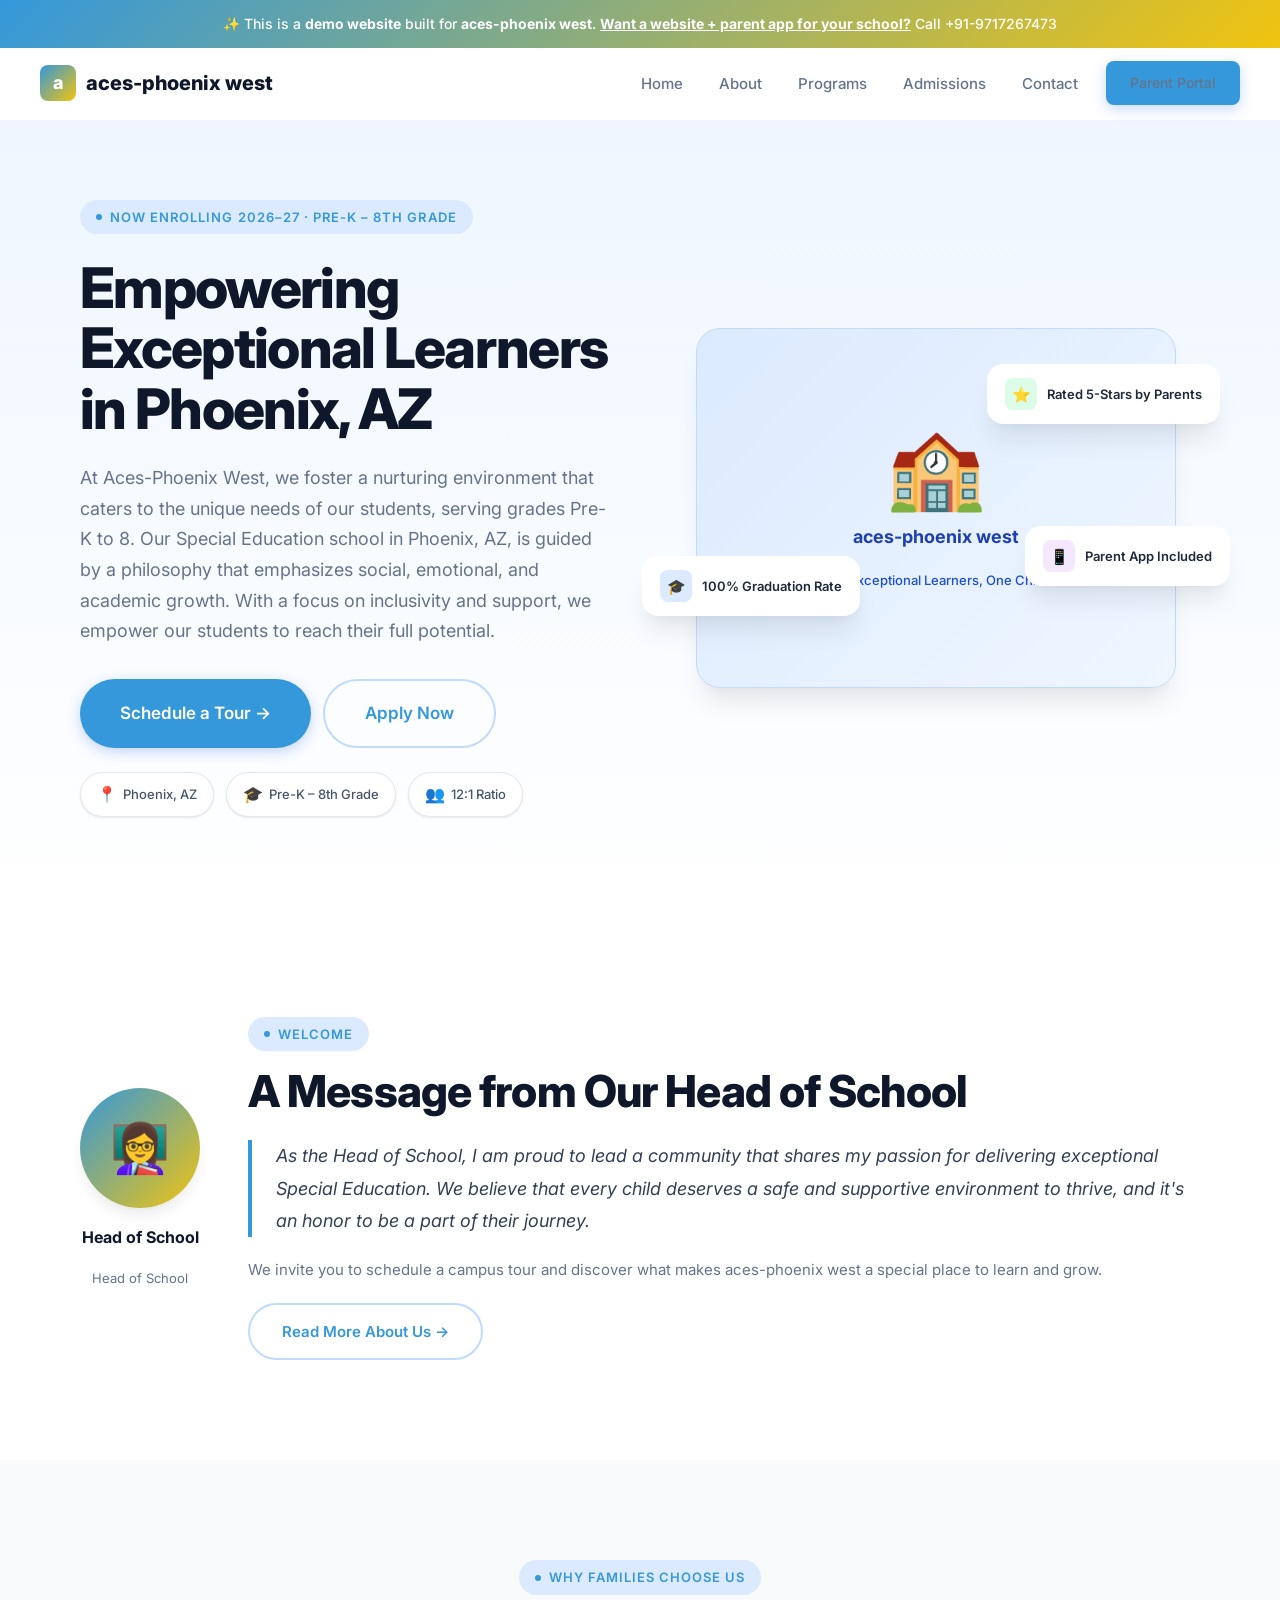
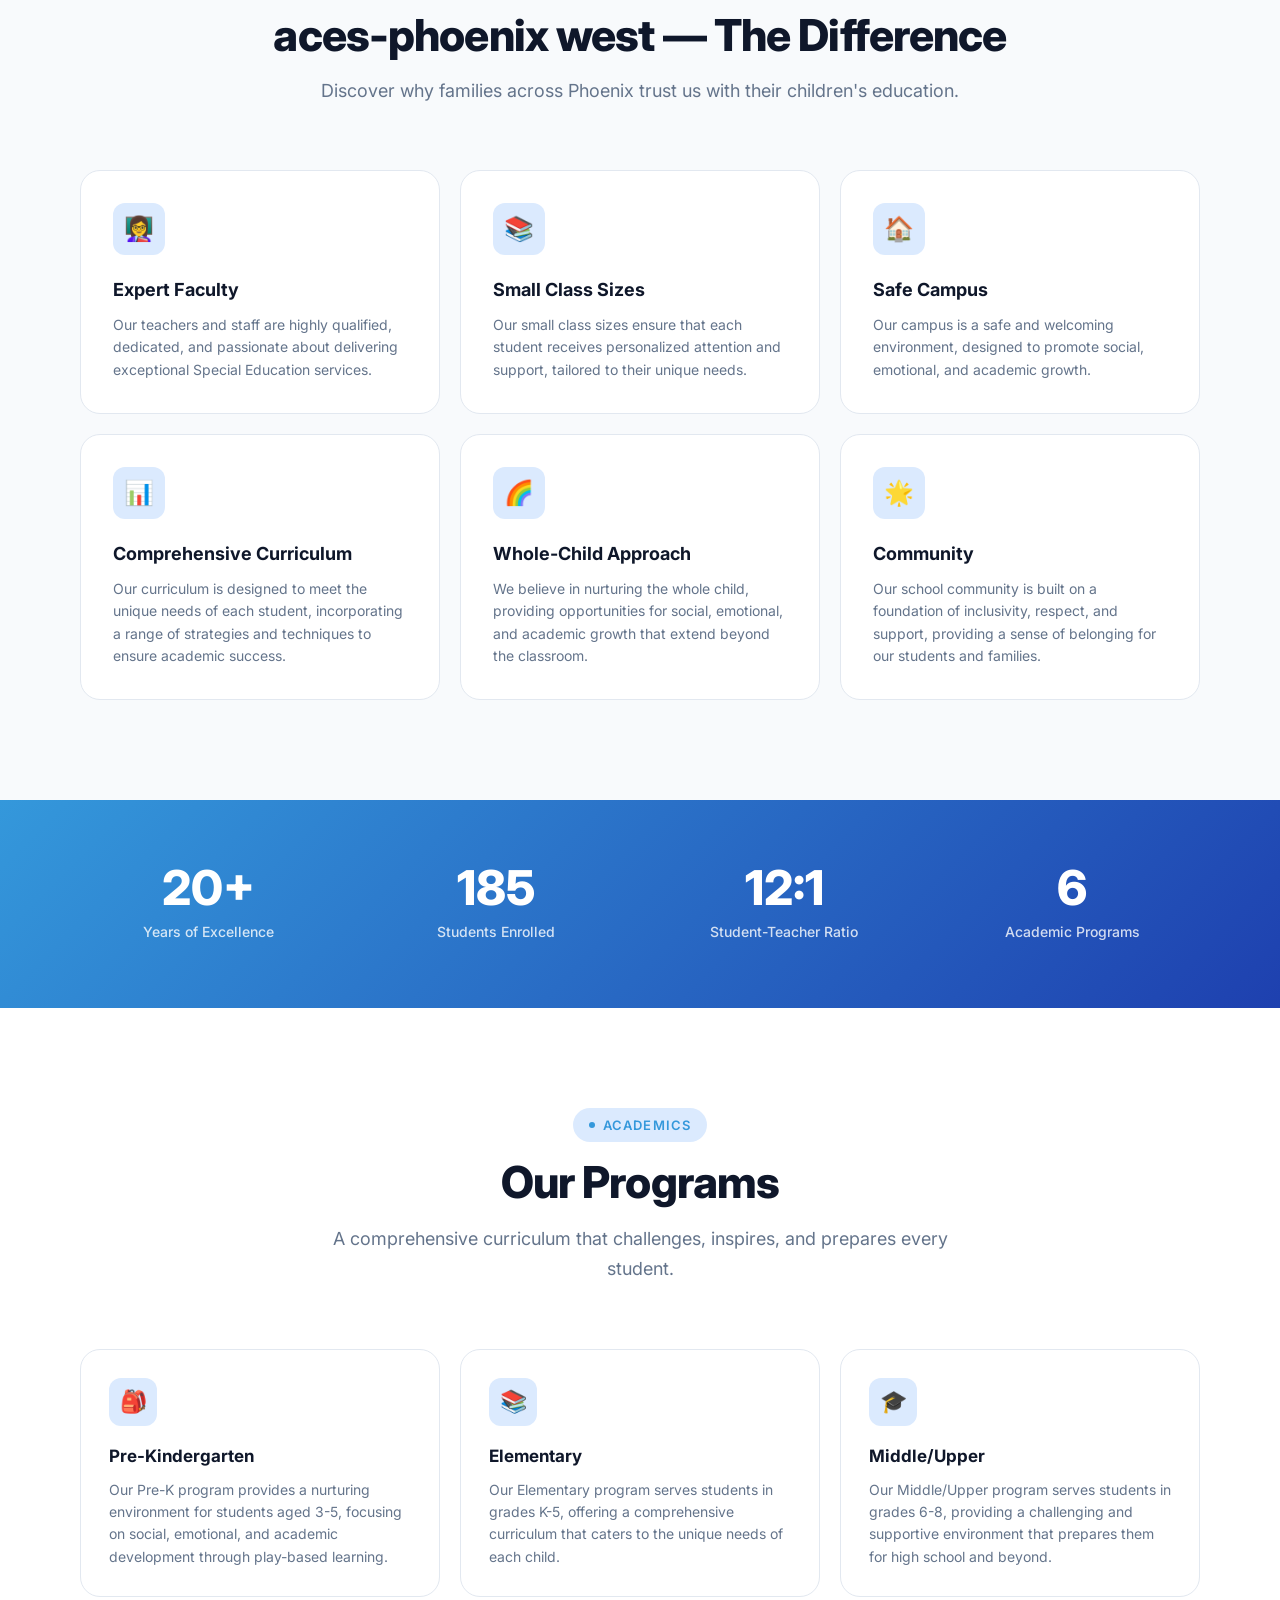
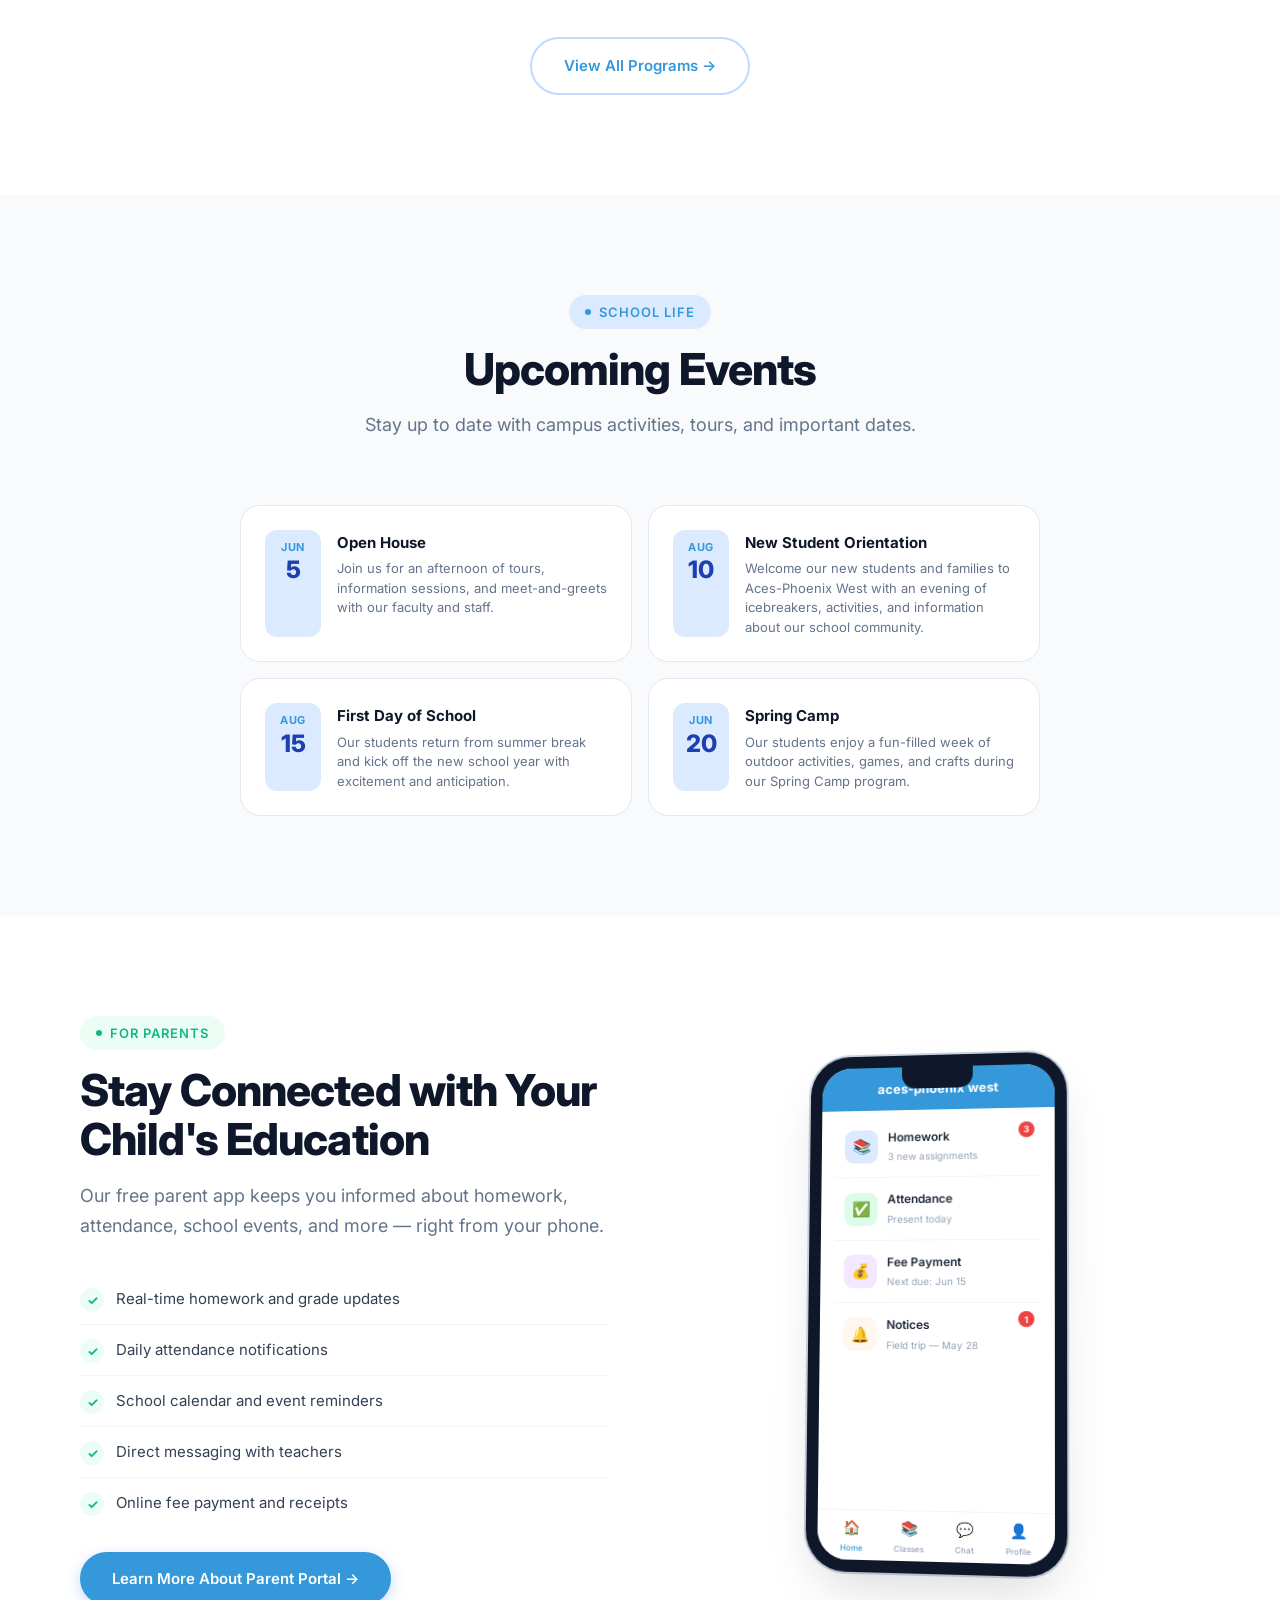
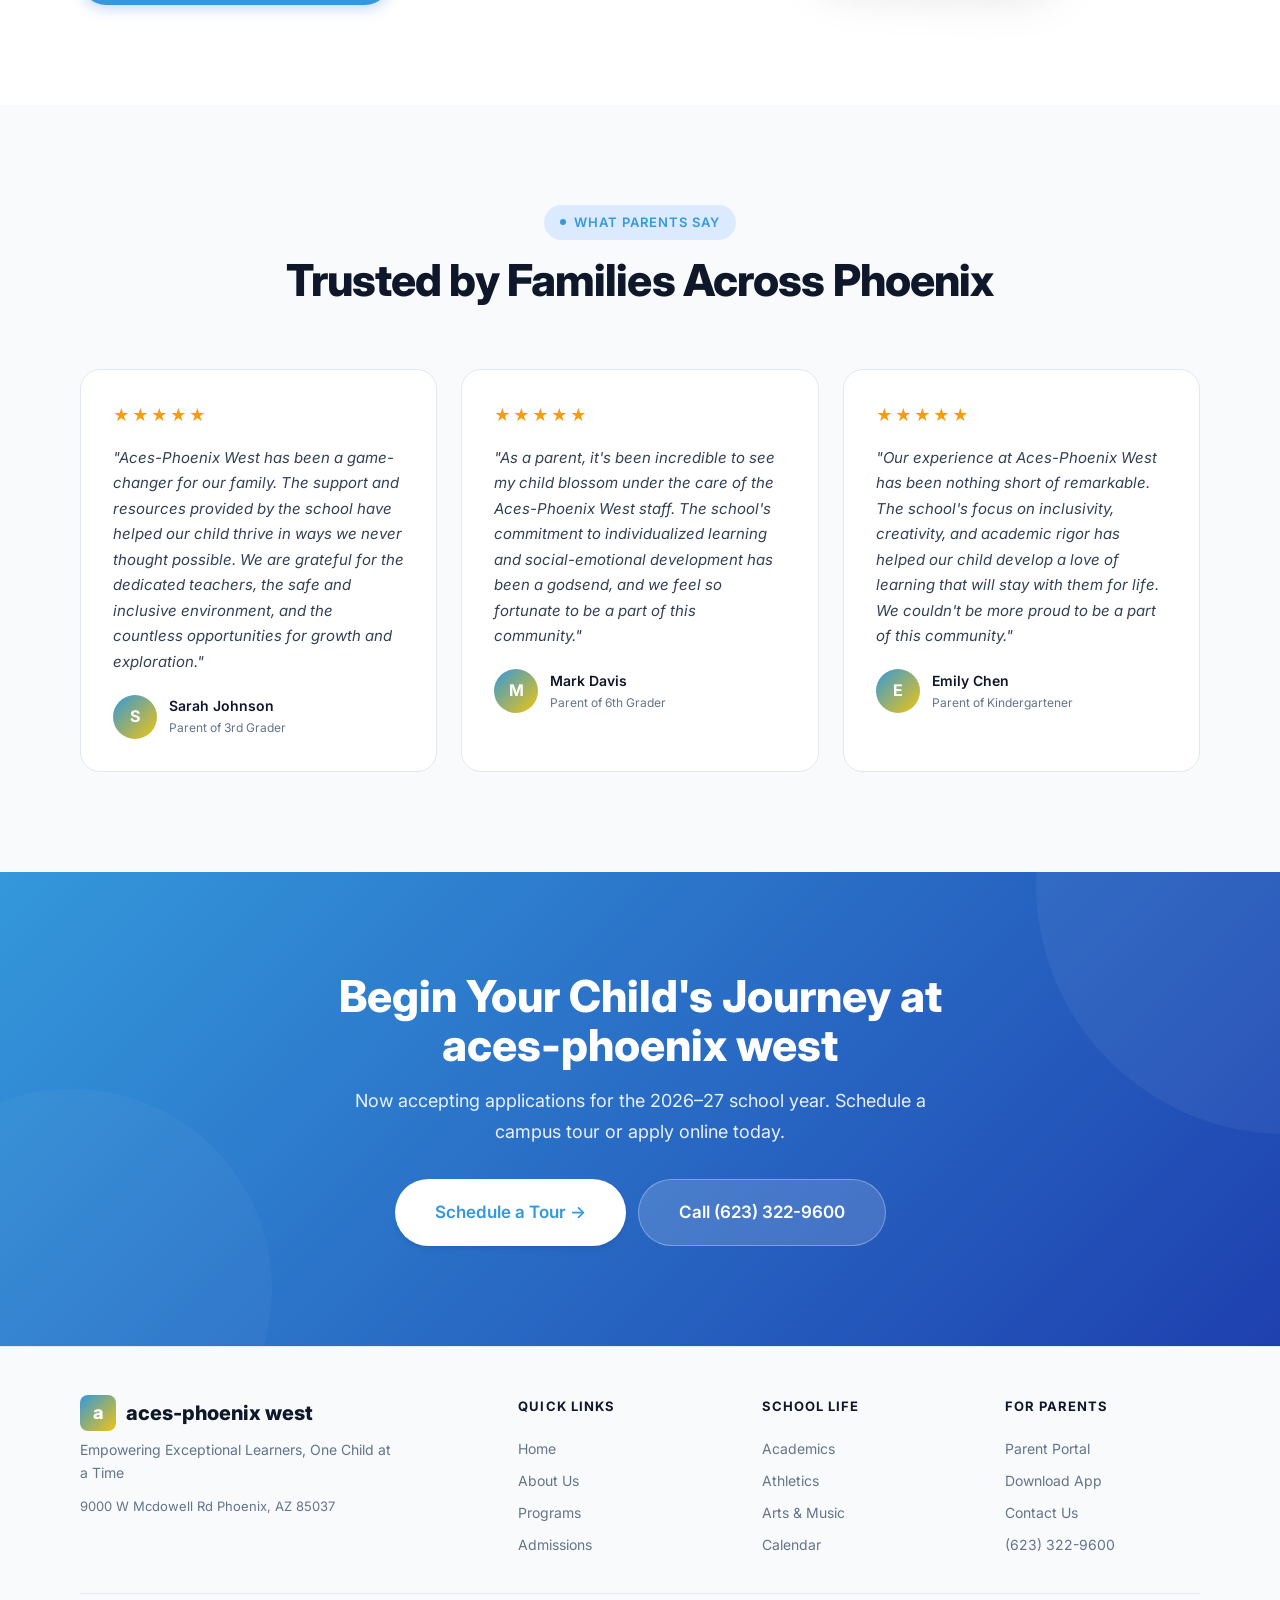
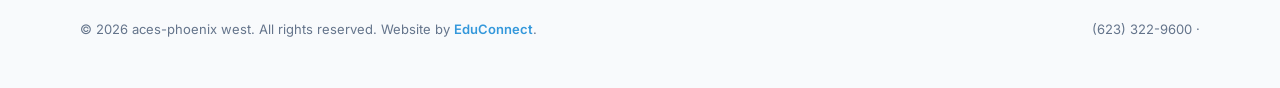
<file: index.html>
<!DOCTYPE html><html lang="en"><head>
  <meta charset="UTF-8"><meta name="viewport" content="width=device-width,initial-scale=1.0">
  <title>Home — aces-phoenix west</title>
  <meta name="description" content="Home — aces-phoenix west, a premier school in Phoenix, AZ serving Pre-K – 8th Grade.">
  <meta property="og:title" content="Home — aces-phoenix west"><meta property="og:type" content="website">
  <link rel="preconnect" href="https://fonts.googleapis.com"><link rel="preconnect" href="https://fonts.gstatic.com" crossorigin>
  <link href="https://fonts.googleapis.com/css2?family=Inter:wght@400;500;600;700;800&display=swap" rel="stylesheet">
  <link rel="stylesheet" href="/styles.css"><script src="/main.js" defer></script>
</head><body><div class="demo-banner">
  ✨ This is a <strong>demo website</strong> built for <strong>aces-phoenix west</strong>.
  <a href="mailto:bhupender@myfirststepschool.com">Want a website + parent app for your school?</a> Call +91-9717267473
</div>
<nav class="navbar">
  <a href="/" class="logo"><span class="logo-icon">a</span>aces-phoenix west</a>
  <div class="nav-links">
    <a href="/">Home</a>
    <a href="/about.html">About</a>
    <a href="/programs.html">Programs</a>
    <a href="/admissions.html">Admissions</a>
    <a href="/contact.html">Contact</a>
    <a href="/parents.html" class="btn btn-primary" style="padding:10px 24px;font-size:14px">Parent Portal</a>
  </div>
  <button class="hamburger" aria-label="Toggle menu"><span></span><span></span><span></span></button>
</nav><main>
<section class="hero"><div class="container"><div class="hero-inner">
  <div class="hero-content">
    <div class="badge animate-on-scroll mb-6">Now Enrolling 2026–27 · Pre-K – 8th Grade</div>
    <h1 class="heading-xl animate-on-scroll mb-6">Empowering Exceptional Learners in Phoenix, AZ</h1>
    <p class="text-lg text-muted animate-on-scroll mb-8">At Aces-Phoenix West, we foster a nurturing environment that caters to the unique needs of our students, serving grades Pre-K to 8. Our Special Education school in Phoenix, AZ, is guided by a philosophy that emphasizes social, emotional, and academic growth. With a focus on inclusivity and support, we empower our students to reach their full potential.</p>
    <div class="hero-actions animate-on-scroll">
      <a href="/admissions.html" class="btn btn-primary btn-lg">Schedule a Tour →</a>
      <a href="/admissions.html" class="btn btn-outline btn-lg">Apply Now</a>
    </div>
    <div class="hero-info-cards animate-on-scroll" style="margin-top:24px">
      <div class="info-chip"><span class="ic-icon">📍</span> Phoenix, AZ</div>
      <div class="info-chip"><span class="ic-icon">🎓</span> Pre-K – 8th Grade</div>
      <div class="info-chip"><span class="ic-icon">👥</span> 12:1 Ratio</div>
    </div>
  </div>
  <div class="hero-visual animate-on-scroll">
    <div class="school-illustration"><div class="school-illustration-inner">
      <div class="school-building">🏫</div><h3>aces-phoenix west</h3><p>Empowering Exceptional Learners, One Child at a Time</p>
    </div></div>
    <div class="float-card card-1"><div class="fc-icon green">⭐</div>Rated 5-Stars by Parents</div>
    <div class="float-card card-2"><div class="fc-icon blue">🎓</div>100% Graduation Rate</div>
    <div class="float-card card-3"><div class="fc-icon purple">📱</div>Parent App Included</div>
  </div>
</div></div></section>

<section class="welcome-section section-padding"><div class="container"><div class="welcome-grid">
  <div class="principal-card animate-on-scroll">
    <div class="principal-avatar">👩‍🏫</div>
    <div class="principal-name">Head of School</div><div class="principal-title">Head of School</div>
  </div>
  <div class="welcome-text animate-on-scroll">
    <div class="badge mb-4">Welcome</div>
    <h2 class="heading-lg mb-6">A Message from Our Head of School</h2>
    <blockquote>As the Head of School, I am proud to lead a community that shares my passion for delivering exceptional Special Education. We believe that every child deserves a safe and supportive environment to thrive, and it's an honor to be a part of their journey.</blockquote>
    <p>We invite you to schedule a campus tour and discover what makes aces-phoenix west a special place to learn and grow.</p>
    <a href="/about.html" class="btn btn-outline" style="margin-top:20px">Read More About Us →</a>
  </div>
</div></div></section>

<section class="features-section section-padding"><div class="container">
  <div class="text-center mb-16">
    <div class="badge animate-on-scroll mb-4">Why Families Choose Us</div>
    <h2 class="heading-lg animate-on-scroll mb-4">aces-phoenix west — The Difference</h2>
    <p class="text-lg text-muted max-w-lg mx-auto animate-on-scroll">Discover why families across Phoenix trust us with their children's education.</p>
  </div>
  <div class="features-grid">
      <div class="feature-card animate-on-scroll stagger-1">
        <div class="feature-icon">👩‍🏫</div><h3>Expert Faculty</h3><p>Our teachers and staff are highly qualified, dedicated, and passionate about delivering exceptional Special Education services.</p>
      </div>
      <div class="feature-card animate-on-scroll stagger-2">
        <div class="feature-icon">📚</div><h3>Small Class Sizes</h3><p>Our small class sizes ensure that each student receives personalized attention and support, tailored to their unique needs.</p>
      </div>
      <div class="feature-card animate-on-scroll stagger-3">
        <div class="feature-icon">🏠</div><h3>Safe Campus</h3><p>Our campus is a safe and welcoming environment, designed to promote social, emotional, and academic growth.</p>
      </div>
      <div class="feature-card animate-on-scroll stagger-4">
        <div class="feature-icon">📊</div><h3>Comprehensive Curriculum</h3><p>Our curriculum is designed to meet the unique needs of each student, incorporating a range of strategies and techniques to ensure academic success.</p>
      </div>
      <div class="feature-card animate-on-scroll stagger-5">
        <div class="feature-icon">🌈</div><h3>Whole-Child Approach</h3><p>We believe in nurturing the whole child, providing opportunities for social, emotional, and academic growth that extend beyond the classroom.</p>
      </div>
      <div class="feature-card animate-on-scroll stagger-6">
        <div class="feature-icon">🌟</div><h3>Community</h3><p>Our school community is built on a foundation of inclusivity, respect, and support, providing a sense of belonging for our students and families.</p>
      </div></div>
</div></section>

<section class="stats-section"><div class="container"><div class="stats-grid">
  <div class="animate-on-scroll stagger-1"><div class="stat-value" data-count="20" data-suffix="+">0+</div><div class="stat-label">Years of Excellence</div></div>
  <div class="animate-on-scroll stagger-2"><div class="stat-value" data-count="187">0</div><div class="stat-label">Students Enrolled</div></div>
  <div class="animate-on-scroll stagger-3"><div class="stat-value">12:1</div><div class="stat-label">Student-Teacher Ratio</div></div>
  <div class="animate-on-scroll stagger-4"><div class="stat-value" data-count="6">0</div><div class="stat-label">Academic Programs</div></div>
</div></div></section>

<section class="programs-section section-padding"><div class="container">
  <div class="text-center mb-16">
    <div class="badge animate-on-scroll mb-4">Academics</div>
    <h2 class="heading-lg animate-on-scroll mb-4">Our Programs</h2>
    <p class="text-lg text-muted max-w-lg mx-auto animate-on-scroll">A comprehensive curriculum that challenges, inspires, and prepares every student.</p>
  </div>
  <div class="programs-grid">
      <div class="program-card animate-on-scroll stagger-1">
        <div class="program-icon">🎒</div><h3>Pre-Kindergarten</h3><p>Our Pre-K program provides a nurturing environment for students aged 3-5, focusing on social, emotional, and academic development through play-based learning.</p>
      </div>
      <div class="program-card animate-on-scroll stagger-2">
        <div class="program-icon">📚</div><h3>Elementary</h3><p>Our Elementary program serves students in grades K-5, offering a comprehensive curriculum that caters to the unique needs of each child.</p>
      </div>
      <div class="program-card animate-on-scroll stagger-3">
        <div class="program-icon">🎓</div><h3>Middle/Upper</h3><p>Our Middle/Upper program serves students in grades 6-8, providing a challenging and supportive environment that prepares them for high school and beyond.</p>
      </div></div>
  <div class="text-center animate-on-scroll" style="margin-top:40px"><a href="/programs.html" class="btn btn-outline">View All Programs →</a></div>
</div></section>

<section class="events-section section-padding"><div class="container">
  <div class="text-center mb-16">
    <div class="badge animate-on-scroll mb-4">School Life</div>
    <h2 class="heading-lg animate-on-scroll mb-4">Upcoming Events</h2>
    <p class="text-lg text-muted max-w-lg mx-auto animate-on-scroll">Stay up to date with campus activities, tours, and important dates.</p>
  </div>
  <div class="events-grid"><div class="event-card animate-on-scroll stagger-1">
        <div class="event-date"><div class="month">Jun</div><div class="day">5</div></div>
        <div class="event-info"><h4>Open House</h4><p>Join us for an afternoon of tours, information sessions, and meet-and-greets with our faculty and staff.</p></div>
      </div><div class="event-card animate-on-scroll stagger-2">
        <div class="event-date"><div class="month">Aug</div><div class="day">10</div></div>
        <div class="event-info"><h4>New Student Orientation</h4><p>Welcome our new students and families to Aces-Phoenix West with an evening of icebreakers, activities, and information about our school community.</p></div>
      </div><div class="event-card animate-on-scroll stagger-3">
        <div class="event-date"><div class="month">Aug</div><div class="day">15</div></div>
        <div class="event-info"><h4>First Day of School</h4><p>Our students return from summer break and kick off the new school year with excitement and anticipation.</p></div>
      </div><div class="event-card animate-on-scroll stagger-4">
        <div class="event-date"><div class="month">Jun</div><div class="day">20</div></div>
        <div class="event-info"><h4>Spring Camp</h4><p>Our students enjoy a fun-filled week of outdoor activities, games, and crafts during our Spring Camp program.</p></div>
      </div></div>
</div></section>

<section class="portal-section section-padding"><div class="container"><div class="portal-grid">
  <div>
    <div class="badge accent animate-on-scroll mb-4">For Parents</div>
    <h2 class="heading-lg animate-on-scroll mb-4">Stay Connected with Your Child's Education</h2>
    <p class="text-lg text-muted animate-on-scroll mb-8">Our free parent app keeps you informed about homework, attendance, school events, and more — right from your phone.</p>
    <ul class="portal-features animate-on-scroll">
      <li><span class="pf-icon">✓</span>Real-time homework and grade updates</li>
      <li><span class="pf-icon">✓</span>Daily attendance notifications</li>
      <li><span class="pf-icon">✓</span>School calendar and event reminders</li>
      <li><span class="pf-icon">✓</span>Direct messaging with teachers</li>
      <li><span class="pf-icon">✓</span>Online fee payment and receipts</li>
    </ul>
    <a href="/parents.html" class="btn btn-primary animate-on-scroll" style="margin-top:24px">Learn More About Parent Portal →</a>
  </div>
  <div class="animate-on-scroll" style="display:flex;justify-content:center">
    <div class="phone-mockup"><div class="phone-screen">
      <div class="phone-status-bar">aces-phoenix west</div>
      <div class="phone-screen-content">
        <div class="phone-nav-item"><div class="phone-nav-icon blue">📚</div><div><div class="phone-nav-label">Homework</div><div class="phone-nav-sub">3 new assignments</div></div><div class="phone-badge">3</div></div>
        <div class="phone-nav-item"><div class="phone-nav-icon green">✅</div><div><div class="phone-nav-label">Attendance</div><div class="phone-nav-sub">Present today</div></div></div>
        <div class="phone-nav-item"><div class="phone-nav-icon purple">💰</div><div><div class="phone-nav-label">Fee Payment</div><div class="phone-nav-sub">Next due: Jun 15</div></div></div>
        <div class="phone-nav-item"><div class="phone-nav-icon orange">🔔</div><div><div class="phone-nav-label">Notices</div><div class="phone-nav-sub">Field trip — May 28</div></div><div class="phone-badge">1</div></div>
      </div>
      <div class="phone-bottom-bar">
        <div class="phone-tab active"><div style="font-size:14px">🏠</div>Home</div>
        <div class="phone-tab"><div style="font-size:14px">📚</div>Classes</div>
        <div class="phone-tab"><div style="font-size:14px">💬</div>Chat</div>
        <div class="phone-tab"><div style="font-size:14px">👤</div>Profile</div>
      </div>
    </div></div>
  </div>
</div></div></section>

<section class="testimonials-section section-padding"><div class="container">
  <div class="text-center mb-16">
    <div class="badge animate-on-scroll mb-4">What Parents Say</div>
    <h2 class="heading-lg animate-on-scroll mb-4">Trusted by Families Across Phoenix</h2>
  </div>
  <div class="testimonials-grid">
      <div class="testimonial-card animate-on-scroll stagger-1">
        <div class="stars"><span class="star">★</span><span class="star">★</span><span class="star">★</span><span class="star">★</span><span class="star">★</span></div>
        <p class="testimonial-text">"Aces-Phoenix West has been a game-changer for our family. The support and resources provided by the school have helped our child thrive in ways we never thought possible. We are grateful for the dedicated teachers, the safe and inclusive environment, and the countless opportunities for growth and exploration."</p>
        <div class="testimonial-author"><div class="author-avatar">S</div>
        <div class="author-info"><div class="author-name">Sarah Johnson</div><div class="author-role">Parent of 3rd Grader</div></div></div>
      </div>
      <div class="testimonial-card animate-on-scroll stagger-2">
        <div class="stars"><span class="star">★</span><span class="star">★</span><span class="star">★</span><span class="star">★</span><span class="star">★</span></div>
        <p class="testimonial-text">"As a parent, it's been incredible to see my child blossom under the care of the Aces-Phoenix West staff. The school's commitment to individualized learning and social-emotional development has been a godsend, and we feel so fortunate to be a part of this community."</p>
        <div class="testimonial-author"><div class="author-avatar">M</div>
        <div class="author-info"><div class="author-name">Mark Davis</div><div class="author-role">Parent of 6th Grader</div></div></div>
      </div>
      <div class="testimonial-card animate-on-scroll stagger-3">
        <div class="stars"><span class="star">★</span><span class="star">★</span><span class="star">★</span><span class="star">★</span><span class="star">★</span></div>
        <p class="testimonial-text">"Our experience at Aces-Phoenix West has been nothing short of remarkable. The school's focus on inclusivity, creativity, and academic rigor has helped our child develop a love of learning that will stay with them for life. We couldn't be more proud to be a part of this community."</p>
        <div class="testimonial-author"><div class="author-avatar">E</div>
        <div class="author-info"><div class="author-name">Emily Chen</div><div class="author-role">Parent of Kindergartener</div></div></div>
      </div></div>
</div></section>

<section class="cta-section"><div class="container"><div class="cta-content animate-on-scroll">
  <h2>Begin Your Child's Journey at aces-phoenix west</h2>
  <p>Now accepting applications for the 2026–27 school year. Schedule a campus tour or apply online today.</p>
  <div class="cta-actions">
    <a href="/admissions.html" class="btn btn-white btn-lg">Schedule a Tour →</a>
    <a href="tel:(623) 322-9600" class="btn btn-lg" style="background:rgba(255,255,255,.15);color:white;border:1px solid rgba(255,255,255,.3)">Call (623) 322-9600</a>
  </div>
</div></div></section>
</main><footer class="footer">
  <div class="container">
    <div class="footer-grid">
      <div class="footer-brand">
        <div class="logo" style="margin-bottom:8px"><span class="logo-icon">a</span>aces-phoenix west</div>
        <p>Empowering Exceptional Learners, One Child at a Time</p>
        <p style="margin-top:12px;font-size:13px">9000 W Mcdowell Rd Phoenix,&nbsp;AZ&nbsp;85037</p>
      </div>
      <div class="footer-col"><h4>Quick Links</h4><a href="/">Home</a><a href="/about.html">About Us</a><a href="/programs.html">Programs</a><a href="/admissions.html">Admissions</a></div>
      <div class="footer-col"><h4>School Life</h4><a href="/programs.html">Academics</a><a href="/programs.html">Athletics</a><a href="/programs.html">Arts &amp; Music</a><a href="/contact.html">Calendar</a></div>
      <div class="footer-col"><h4>For Parents</h4><a href="/parents.html">Parent Portal</a><a href="/parents.html">Download App</a><a href="/contact.html">Contact Us</a><a href="tel:(623) 322-9600">(623) 322-9600</a></div>
    </div>
    <div class="footer-bottom">
      <p>&copy; 2026 aces-phoenix west. All rights reserved. Website by <a href="mailto:bhupender@myfirststepschool.com">EduConnect</a>.</p>
      <p>(623) 322-9600 &middot; <a href="mailto:"></a></p>
    </div>
  </div>
</footer></body></html>
</file>
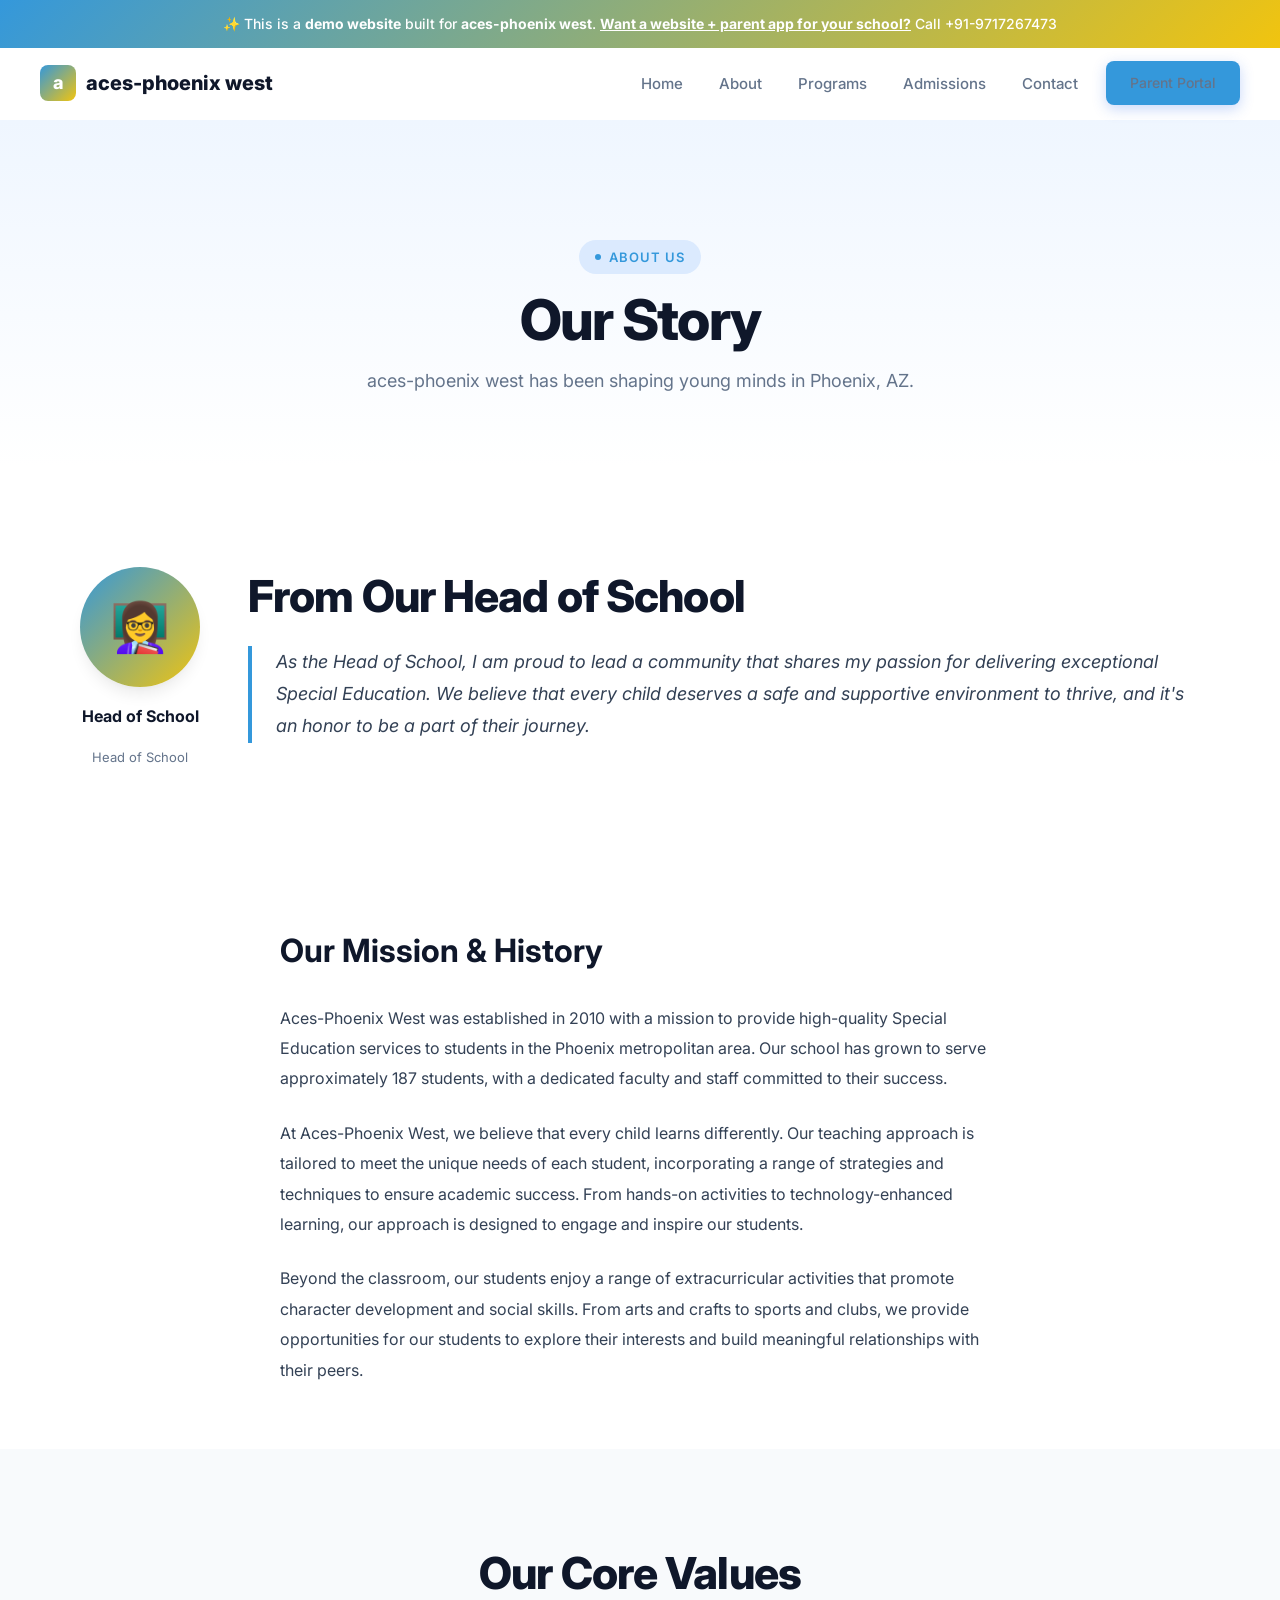
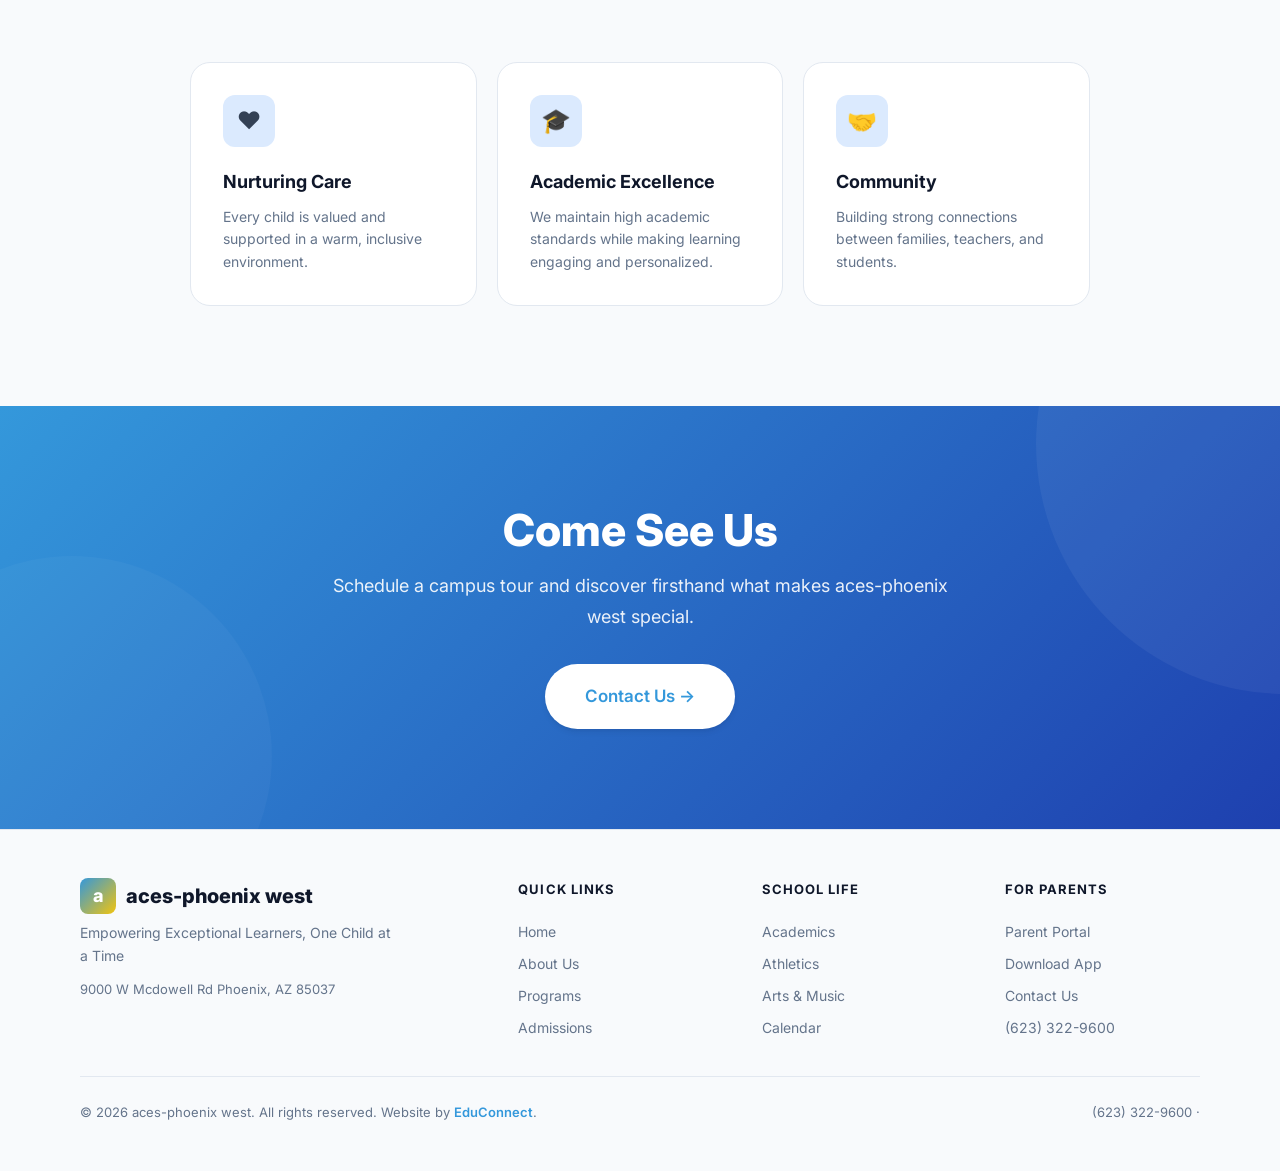
<file: about.html>
<!DOCTYPE html><html lang="en"><head>
  <meta charset="UTF-8"><meta name="viewport" content="width=device-width,initial-scale=1.0">
  <title>About Us — aces-phoenix west</title>
  <meta name="description" content="About Us — aces-phoenix west, a premier school in Phoenix, AZ serving Pre-K – 8th Grade.">
  <meta property="og:title" content="About Us — aces-phoenix west"><meta property="og:type" content="website">
  <link rel="preconnect" href="https://fonts.googleapis.com"><link rel="preconnect" href="https://fonts.gstatic.com" crossorigin>
  <link href="https://fonts.googleapis.com/css2?family=Inter:wght@400;500;600;700;800&display=swap" rel="stylesheet">
  <link rel="stylesheet" href="/styles.css"><script src="/main.js" defer></script>
</head><body><div class="demo-banner">
  ✨ This is a <strong>demo website</strong> built for <strong>aces-phoenix west</strong>.
  <a href="mailto:bhupender@myfirststepschool.com">Want a website + parent app for your school?</a> Call +91-9717267473
</div>
<nav class="navbar">
  <a href="/" class="logo"><span class="logo-icon">a</span>aces-phoenix west</a>
  <div class="nav-links">
    <a href="/">Home</a>
    <a href="/about.html">About</a>
    <a href="/programs.html">Programs</a>
    <a href="/admissions.html">Admissions</a>
    <a href="/contact.html">Contact</a>
    <a href="/parents.html" class="btn btn-primary" style="padding:10px 24px;font-size:14px">Parent Portal</a>
  </div>
  <button class="hamburger" aria-label="Toggle menu"><span></span><span></span><span></span></button>
</nav><main>
<section class="page-hero"><div class="container">
  <div class="badge animate-on-scroll mb-4">About Us</div>
  <h1 class="heading-xl animate-on-scroll mb-4">Our Story</h1>
  <p class="text-lg text-muted max-w-lg mx-auto animate-on-scroll">aces-phoenix west has been shaping young minds in Phoenix, AZ.</p>
</div></section>
<section class="welcome-section section-padding"><div class="container"><div class="welcome-grid">
  <div class="principal-card animate-on-scroll">
    <div class="principal-avatar">👩‍🏫</div>
    <div class="principal-name">Head of School</div><div class="principal-title">Head of School</div>
  </div>
  <div class="welcome-text animate-on-scroll">
    <h2 class="heading-lg mb-6">From Our Head of School</h2>
    <blockquote>As the Head of School, I am proud to lead a community that shares my passion for delivering exceptional Special Education. We believe that every child deserves a safe and supportive environment to thrive, and it's an honor to be a part of their journey.</blockquote>
  </div>
</div></div></section>
<section class="content-section"><div class="container">
  <h2 class="heading-md animate-on-scroll mb-8">Our Mission &amp; History</h2>
  <p class="animate-on-scroll">Aces-Phoenix West was established in 2010 with a mission to provide high-quality Special Education services to students in the Phoenix metropolitan area. Our school has grown to serve approximately 187 students, with a dedicated faculty and staff committed to their success.</p>
<p class="animate-on-scroll">At Aces-Phoenix West, we believe that every child learns differently. Our teaching approach is tailored to meet the unique needs of each student, incorporating a range of strategies and techniques to ensure academic success. From hands-on activities to technology-enhanced learning, our approach is designed to engage and inspire our students.</p>
<p class="animate-on-scroll">Beyond the classroom, our students enjoy a range of extracurricular activities that promote character development and social skills. From arts and crafts to sports and clubs, we provide opportunities for our students to explore their interests and build meaningful relationships with their peers.</p>
</div></section>
<section class="features-section section-padding"><div class="container">
  <div class="text-center mb-16"><h2 class="heading-lg animate-on-scroll mb-4">Our Core Values</h2></div>
  <div class="features-grid" style="max-width:900px;margin:0 auto">
    <div class="feature-card animate-on-scroll stagger-1"><div class="feature-icon">❤️</div><h3>Nurturing Care</h3><p>Every child is valued and supported in a warm, inclusive environment.</p></div>
    <div class="feature-card animate-on-scroll stagger-2"><div class="feature-icon">🎓</div><h3>Academic Excellence</h3><p>We maintain high academic standards while making learning engaging and personalized.</p></div>
    <div class="feature-card animate-on-scroll stagger-3"><div class="feature-icon">🤝</div><h3>Community</h3><p>Building strong connections between families, teachers, and students.</p></div>
  </div>
</div></section>
<section class="cta-section"><div class="container"><div class="cta-content animate-on-scroll">
  <h2>Come See Us</h2>
  <p>Schedule a campus tour and discover firsthand what makes aces-phoenix west special.</p>
  <div class="cta-actions"><a href="/contact.html" class="btn btn-white btn-lg">Contact Us →</a></div>
</div></div></section>
</main><footer class="footer">
  <div class="container">
    <div class="footer-grid">
      <div class="footer-brand">
        <div class="logo" style="margin-bottom:8px"><span class="logo-icon">a</span>aces-phoenix west</div>
        <p>Empowering Exceptional Learners, One Child at a Time</p>
        <p style="margin-top:12px;font-size:13px">9000 W Mcdowell Rd Phoenix,&nbsp;AZ&nbsp;85037</p>
      </div>
      <div class="footer-col"><h4>Quick Links</h4><a href="/">Home</a><a href="/about.html">About Us</a><a href="/programs.html">Programs</a><a href="/admissions.html">Admissions</a></div>
      <div class="footer-col"><h4>School Life</h4><a href="/programs.html">Academics</a><a href="/programs.html">Athletics</a><a href="/programs.html">Arts &amp; Music</a><a href="/contact.html">Calendar</a></div>
      <div class="footer-col"><h4>For Parents</h4><a href="/parents.html">Parent Portal</a><a href="/parents.html">Download App</a><a href="/contact.html">Contact Us</a><a href="tel:(623) 322-9600">(623) 322-9600</a></div>
    </div>
    <div class="footer-bottom">
      <p>&copy; 2026 aces-phoenix west. All rights reserved. Website by <a href="mailto:bhupender@myfirststepschool.com">EduConnect</a>.</p>
      <p>(623) 322-9600 &middot; <a href="mailto:"></a></p>
    </div>
  </div>
</footer></body></html>
</file>
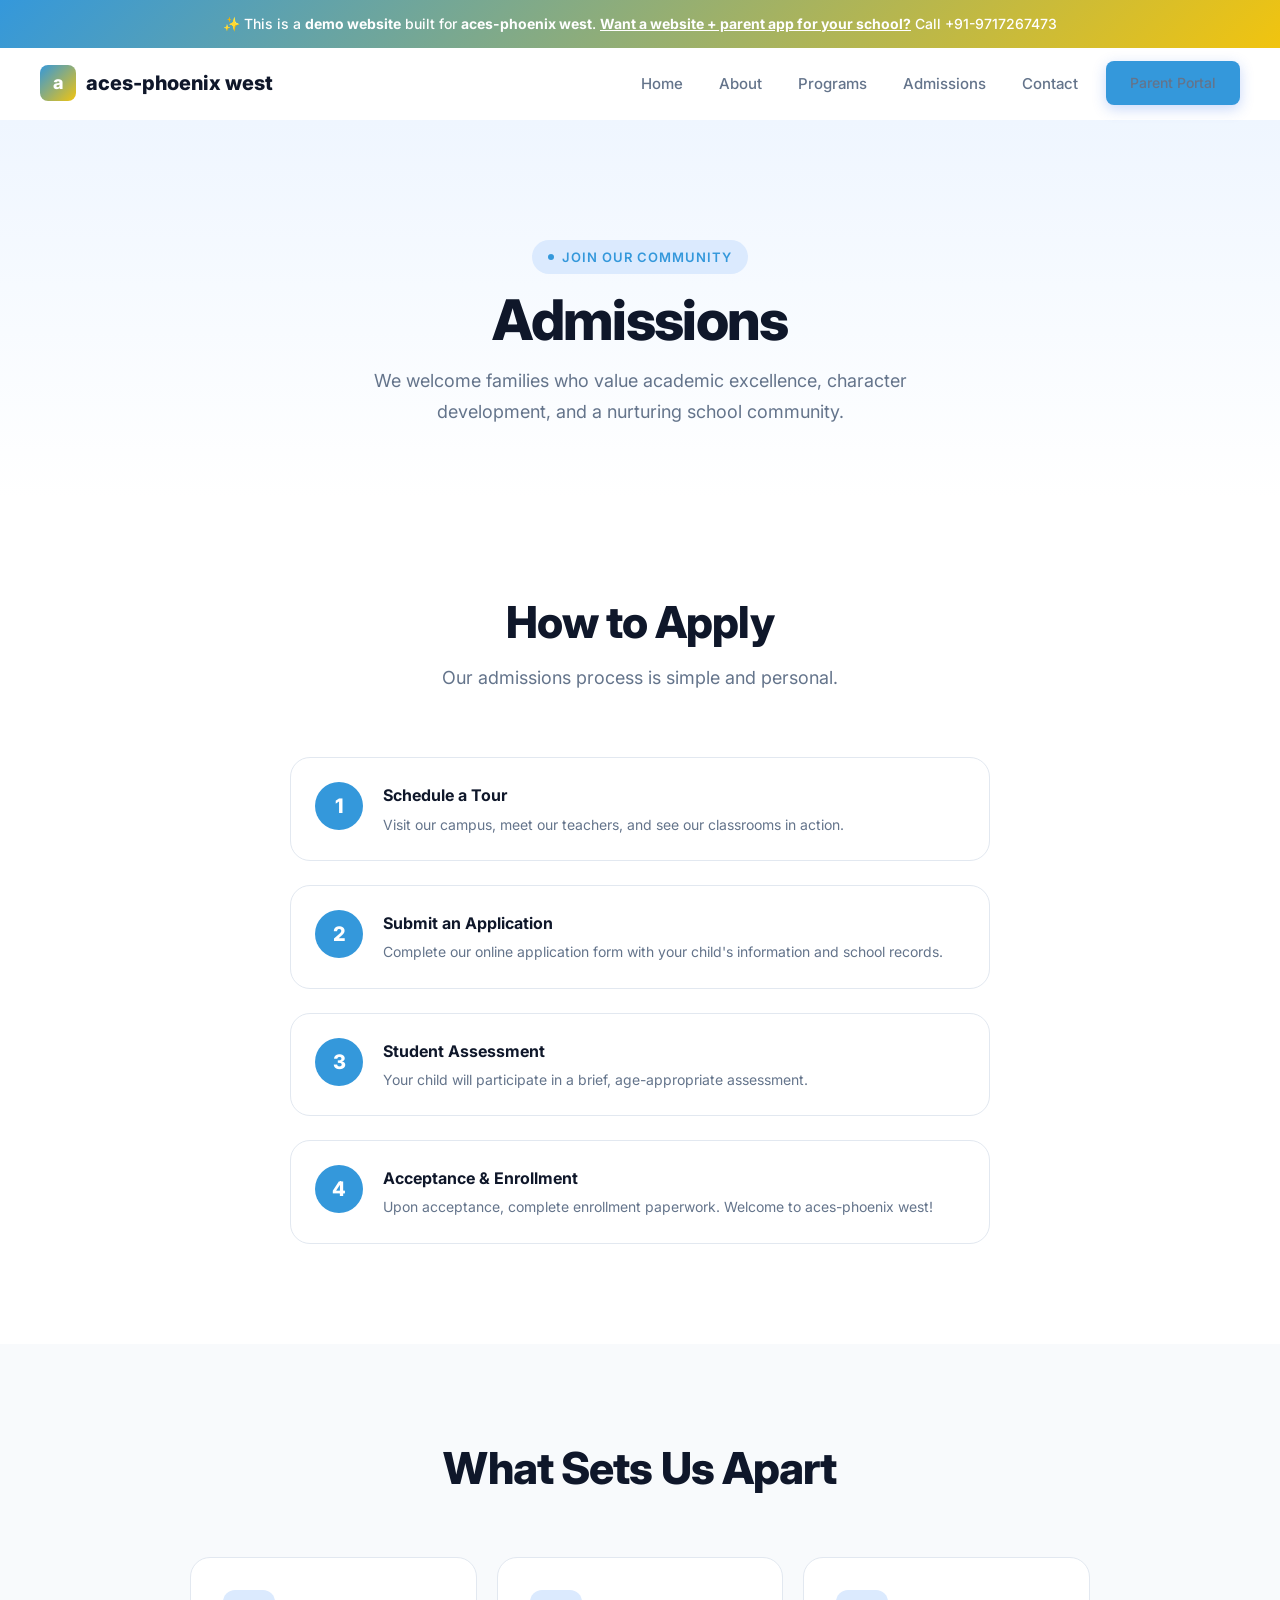
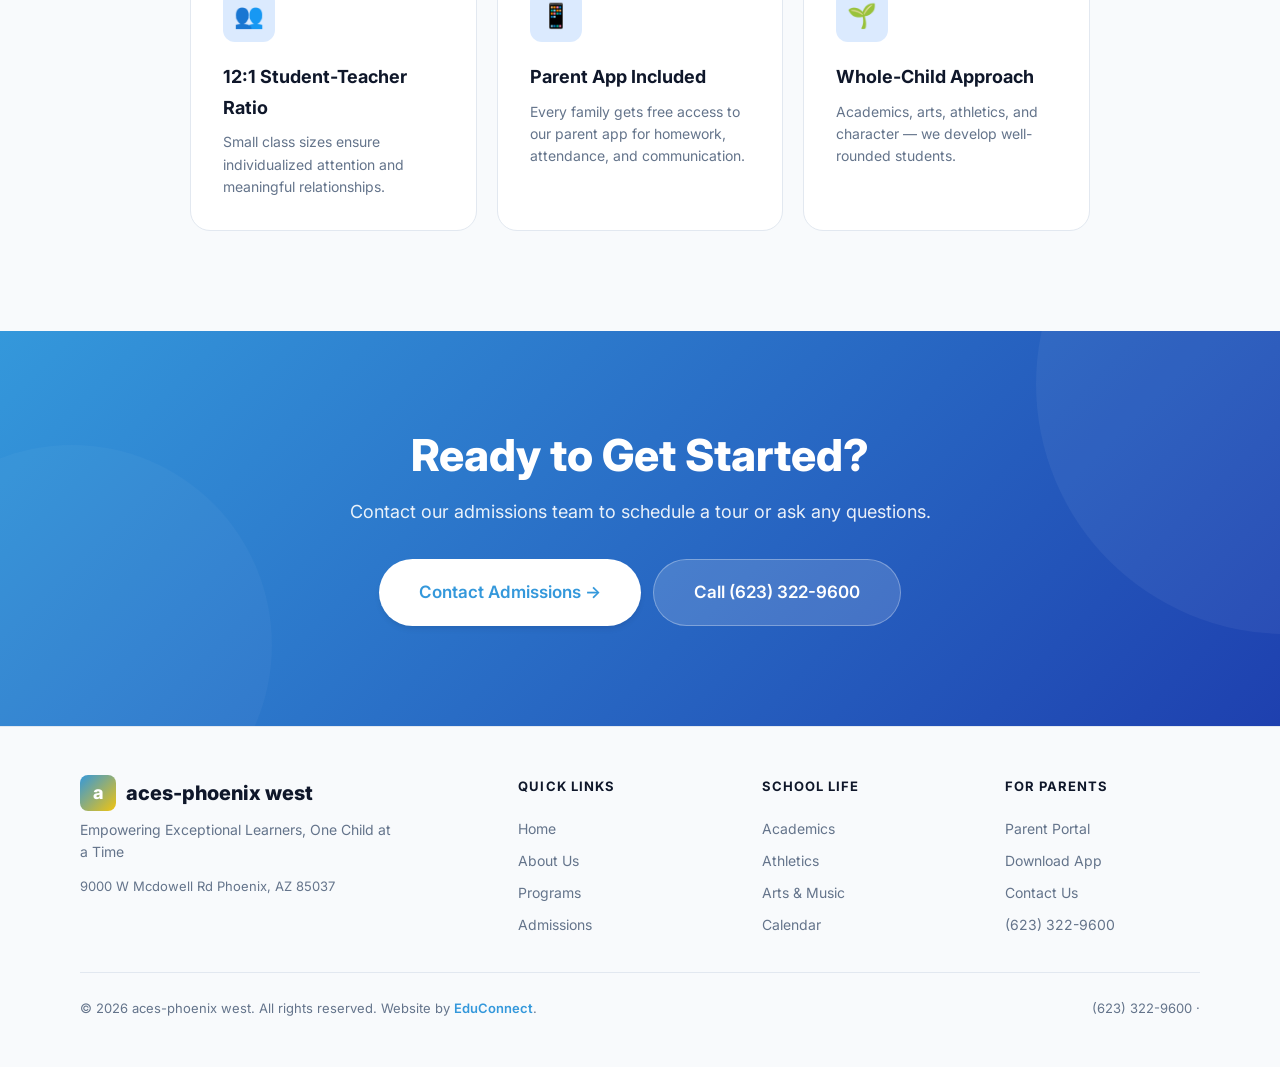
<file: admissions.html>
<!DOCTYPE html><html lang="en"><head>
  <meta charset="UTF-8"><meta name="viewport" content="width=device-width,initial-scale=1.0">
  <title>Admissions — aces-phoenix west</title>
  <meta name="description" content="Admissions — aces-phoenix west, a premier school in Phoenix, AZ serving Pre-K – 8th Grade.">
  <meta property="og:title" content="Admissions — aces-phoenix west"><meta property="og:type" content="website">
  <link rel="preconnect" href="https://fonts.googleapis.com"><link rel="preconnect" href="https://fonts.gstatic.com" crossorigin>
  <link href="https://fonts.googleapis.com/css2?family=Inter:wght@400;500;600;700;800&display=swap" rel="stylesheet">
  <link rel="stylesheet" href="/styles.css"><script src="/main.js" defer></script>
</head><body><div class="demo-banner">
  ✨ This is a <strong>demo website</strong> built for <strong>aces-phoenix west</strong>.
  <a href="mailto:bhupender@myfirststepschool.com">Want a website + parent app for your school?</a> Call +91-9717267473
</div>
<nav class="navbar">
  <a href="/" class="logo"><span class="logo-icon">a</span>aces-phoenix west</a>
  <div class="nav-links">
    <a href="/">Home</a>
    <a href="/about.html">About</a>
    <a href="/programs.html">Programs</a>
    <a href="/admissions.html">Admissions</a>
    <a href="/contact.html">Contact</a>
    <a href="/parents.html" class="btn btn-primary" style="padding:10px 24px;font-size:14px">Parent Portal</a>
  </div>
  <button class="hamburger" aria-label="Toggle menu"><span></span><span></span><span></span></button>
</nav><main>
<section class="page-hero"><div class="container">
  <div class="badge animate-on-scroll mb-4">Join Our Community</div>
  <h1 class="heading-xl animate-on-scroll mb-4">Admissions</h1>
  <p class="text-lg text-muted max-w-lg mx-auto animate-on-scroll">We welcome families who value academic excellence, character development, and a nurturing school community.</p>
</div></section>
<section class="section-padding"><div class="container">
  <div class="text-center mb-16">
    <h2 class="heading-lg animate-on-scroll mb-4">How to Apply</h2>
    <p class="text-lg text-muted max-w-lg mx-auto animate-on-scroll">Our admissions process is simple and personal.</p>
  </div>
  <div class="admissions-steps">
    <div class="adm-step animate-on-scroll stagger-1"><div class="adm-step-num">1</div><div><h4>Schedule a Tour</h4><p>Visit our campus, meet our teachers, and see our classrooms in action.</p></div></div>
    <div class="adm-step animate-on-scroll stagger-2"><div class="adm-step-num">2</div><div><h4>Submit an Application</h4><p>Complete our online application form with your child's information and school records.</p></div></div>
    <div class="adm-step animate-on-scroll stagger-3"><div class="adm-step-num">3</div><div><h4>Student Assessment</h4><p>Your child will participate in a brief, age-appropriate assessment.</p></div></div>
    <div class="adm-step animate-on-scroll stagger-4"><div class="adm-step-num">4</div><div><h4>Acceptance &amp; Enrollment</h4><p>Upon acceptance, complete enrollment paperwork. Welcome to aces-phoenix west!</p></div></div>
  </div>
</div></section>
<section class="features-section section-padding"><div class="container">
  <div class="text-center mb-16"><h2 class="heading-lg animate-on-scroll mb-4">What Sets Us Apart</h2></div>
  <div class="features-grid" style="max-width:900px;margin:0 auto">
    <div class="feature-card animate-on-scroll stagger-1"><div class="feature-icon">👥</div><h3>12:1 Student-Teacher Ratio</h3><p>Small class sizes ensure individualized attention and meaningful relationships.</p></div>
    <div class="feature-card animate-on-scroll stagger-2"><div class="feature-icon">📱</div><h3>Parent App Included</h3><p>Every family gets free access to our parent app for homework, attendance, and communication.</p></div>
    <div class="feature-card animate-on-scroll stagger-3"><div class="feature-icon">🌱</div><h3>Whole-Child Approach</h3><p>Academics, arts, athletics, and character — we develop well-rounded students.</p></div>
  </div>
</div></section>
<section class="cta-section"><div class="container"><div class="cta-content animate-on-scroll">
  <h2>Ready to Get Started?</h2>
  <p>Contact our admissions team to schedule a tour or ask any questions.</p>
  <div class="cta-actions">
    <a href="/contact.html" class="btn btn-white btn-lg">Contact Admissions →</a>
    <a href="tel:(623) 322-9600" class="btn btn-lg" style="background:rgba(255,255,255,.15);color:white;border:1px solid rgba(255,255,255,.3)">Call (623) 322-9600</a>
  </div>
</div></div></section>
</main><footer class="footer">
  <div class="container">
    <div class="footer-grid">
      <div class="footer-brand">
        <div class="logo" style="margin-bottom:8px"><span class="logo-icon">a</span>aces-phoenix west</div>
        <p>Empowering Exceptional Learners, One Child at a Time</p>
        <p style="margin-top:12px;font-size:13px">9000 W Mcdowell Rd Phoenix,&nbsp;AZ&nbsp;85037</p>
      </div>
      <div class="footer-col"><h4>Quick Links</h4><a href="/">Home</a><a href="/about.html">About Us</a><a href="/programs.html">Programs</a><a href="/admissions.html">Admissions</a></div>
      <div class="footer-col"><h4>School Life</h4><a href="/programs.html">Academics</a><a href="/programs.html">Athletics</a><a href="/programs.html">Arts &amp; Music</a><a href="/contact.html">Calendar</a></div>
      <div class="footer-col"><h4>For Parents</h4><a href="/parents.html">Parent Portal</a><a href="/parents.html">Download App</a><a href="/contact.html">Contact Us</a><a href="tel:(623) 322-9600">(623) 322-9600</a></div>
    </div>
    <div class="footer-bottom">
      <p>&copy; 2026 aces-phoenix west. All rights reserved. Website by <a href="mailto:bhupender@myfirststepschool.com">EduConnect</a>.</p>
      <p>(623) 322-9600 &middot; <a href="mailto:"></a></p>
    </div>
  </div>
</footer></body></html>
</file>
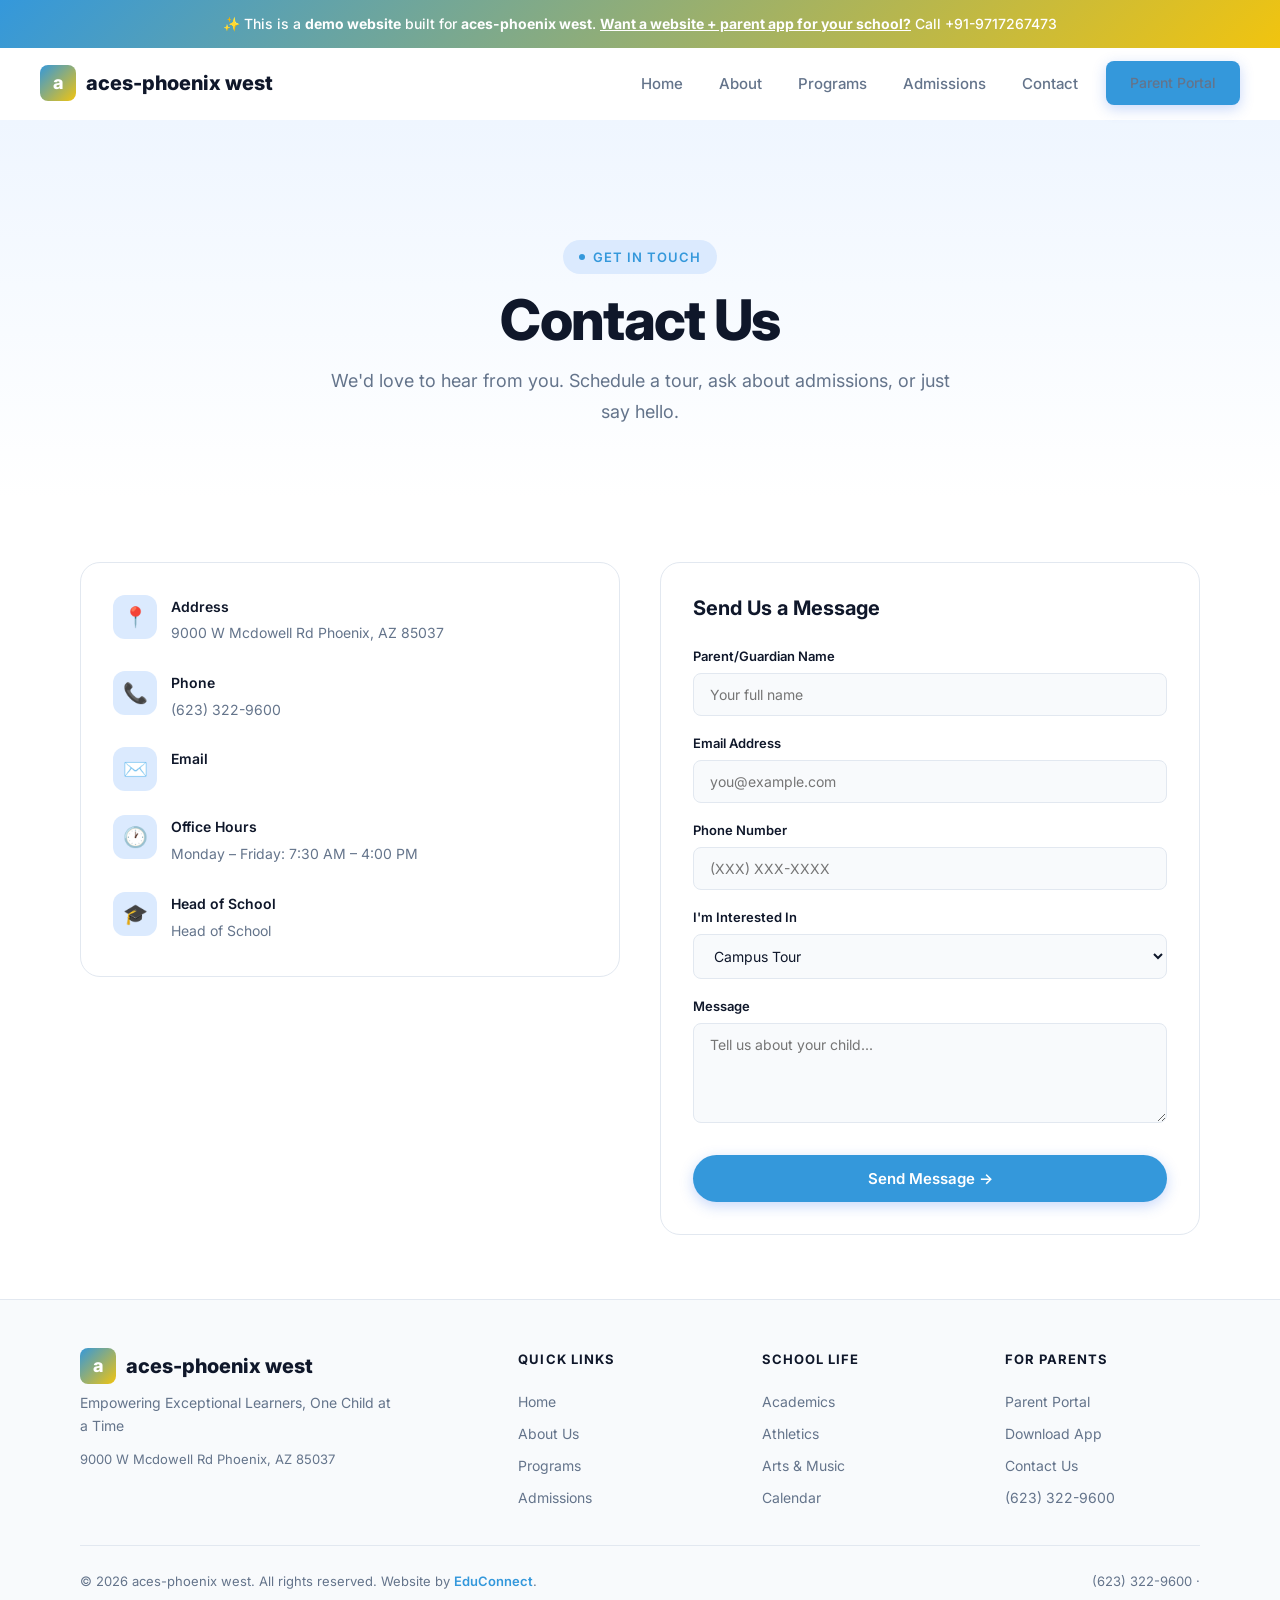
<file: contact.html>
<!DOCTYPE html><html lang="en"><head>
  <meta charset="UTF-8"><meta name="viewport" content="width=device-width,initial-scale=1.0">
  <title>Contact — aces-phoenix west</title>
  <meta name="description" content="Contact — aces-phoenix west, a premier school in Phoenix, AZ serving Pre-K – 8th Grade.">
  <meta property="og:title" content="Contact — aces-phoenix west"><meta property="og:type" content="website">
  <link rel="preconnect" href="https://fonts.googleapis.com"><link rel="preconnect" href="https://fonts.gstatic.com" crossorigin>
  <link href="https://fonts.googleapis.com/css2?family=Inter:wght@400;500;600;700;800&display=swap" rel="stylesheet">
  <link rel="stylesheet" href="/styles.css"><script src="/main.js" defer></script>
</head><body><div class="demo-banner">
  ✨ This is a <strong>demo website</strong> built for <strong>aces-phoenix west</strong>.
  <a href="mailto:bhupender@myfirststepschool.com">Want a website + parent app for your school?</a> Call +91-9717267473
</div>
<nav class="navbar">
  <a href="/" class="logo"><span class="logo-icon">a</span>aces-phoenix west</a>
  <div class="nav-links">
    <a href="/">Home</a>
    <a href="/about.html">About</a>
    <a href="/programs.html">Programs</a>
    <a href="/admissions.html">Admissions</a>
    <a href="/contact.html">Contact</a>
    <a href="/parents.html" class="btn btn-primary" style="padding:10px 24px;font-size:14px">Parent Portal</a>
  </div>
  <button class="hamburger" aria-label="Toggle menu"><span></span><span></span><span></span></button>
</nav><main>
<section class="page-hero"><div class="container">
  <div class="badge animate-on-scroll mb-4">Get in Touch</div>
  <h1 class="heading-xl animate-on-scroll mb-4">Contact Us</h1>
  <p class="text-lg text-muted max-w-lg mx-auto animate-on-scroll">We'd love to hear from you. Schedule a tour, ask about admissions, or just say hello.</p>
</div></section>
<section class="content-section"><div class="container" style="max-width:1200px"><div class="contact-grid">
  <div>
    <div class="contact-info-card animate-on-scroll mb-8">
      <div class="contact-item"><div class="contact-icon">📍</div><div><h4>Address</h4><p>9000 W Mcdowell Rd Phoenix,&nbsp;AZ&nbsp;85037</p></div></div>
      <div class="contact-item"><div class="contact-icon">📞</div><div><h4>Phone</h4><p>(623) 322-9600</p></div></div>
      <div class="contact-item"><div class="contact-icon">✉️</div><div><h4>Email</h4><p></p></div></div>
      <div class="contact-item"><div class="contact-icon">🕐</div><div><h4>Office Hours</h4><p>Monday – Friday: 7:30 AM – 4:00 PM</p></div></div>
      <div class="contact-item"><div class="contact-icon">🎓</div><div><h4>Head of School</h4><p>Head of School</p></div></div>
    </div>
  </div>
  <div class="contact-form animate-on-scroll">
    <h3 class="heading-sm mb-6">Send Us a Message</h3>
    <form action="mailto:" method="POST" enctype="text/plain">
      <div class="form-group"><label class="form-label">Parent/Guardian Name</label><input type="text" class="form-input" placeholder="Your full name" required></div>
      <div class="form-group"><label class="form-label">Email Address</label><input type="email" class="form-input" placeholder="you@example.com" required></div>
      <div class="form-group"><label class="form-label">Phone Number</label><input type="tel" class="form-input" placeholder="(XXX) XXX-XXXX"></div>
      <div class="form-group"><label class="form-label">I'm Interested In</label>
        <select class="form-input"><option>Campus Tour</option><option>Admissions Inquiry</option><option>Transfer Student</option><option>General Question</option></select>
      </div>
      <div class="form-group"><label class="form-label">Message</label><textarea class="form-textarea" placeholder="Tell us about your child..." rows="4" required></textarea></div>
      <button type="submit" class="btn btn-primary" style="width:100%">Send Message →</button>
    </form>
  </div>
</div></div></section>
</main><footer class="footer">
  <div class="container">
    <div class="footer-grid">
      <div class="footer-brand">
        <div class="logo" style="margin-bottom:8px"><span class="logo-icon">a</span>aces-phoenix west</div>
        <p>Empowering Exceptional Learners, One Child at a Time</p>
        <p style="margin-top:12px;font-size:13px">9000 W Mcdowell Rd Phoenix,&nbsp;AZ&nbsp;85037</p>
      </div>
      <div class="footer-col"><h4>Quick Links</h4><a href="/">Home</a><a href="/about.html">About Us</a><a href="/programs.html">Programs</a><a href="/admissions.html">Admissions</a></div>
      <div class="footer-col"><h4>School Life</h4><a href="/programs.html">Academics</a><a href="/programs.html">Athletics</a><a href="/programs.html">Arts &amp; Music</a><a href="/contact.html">Calendar</a></div>
      <div class="footer-col"><h4>For Parents</h4><a href="/parents.html">Parent Portal</a><a href="/parents.html">Download App</a><a href="/contact.html">Contact Us</a><a href="tel:(623) 322-9600">(623) 322-9600</a></div>
    </div>
    <div class="footer-bottom">
      <p>&copy; 2026 aces-phoenix west. All rights reserved. Website by <a href="mailto:bhupender@myfirststepschool.com">EduConnect</a>.</p>
      <p>(623) 322-9600 &middot; <a href="mailto:"></a></p>
    </div>
  </div>
</footer></body></html>
</file>
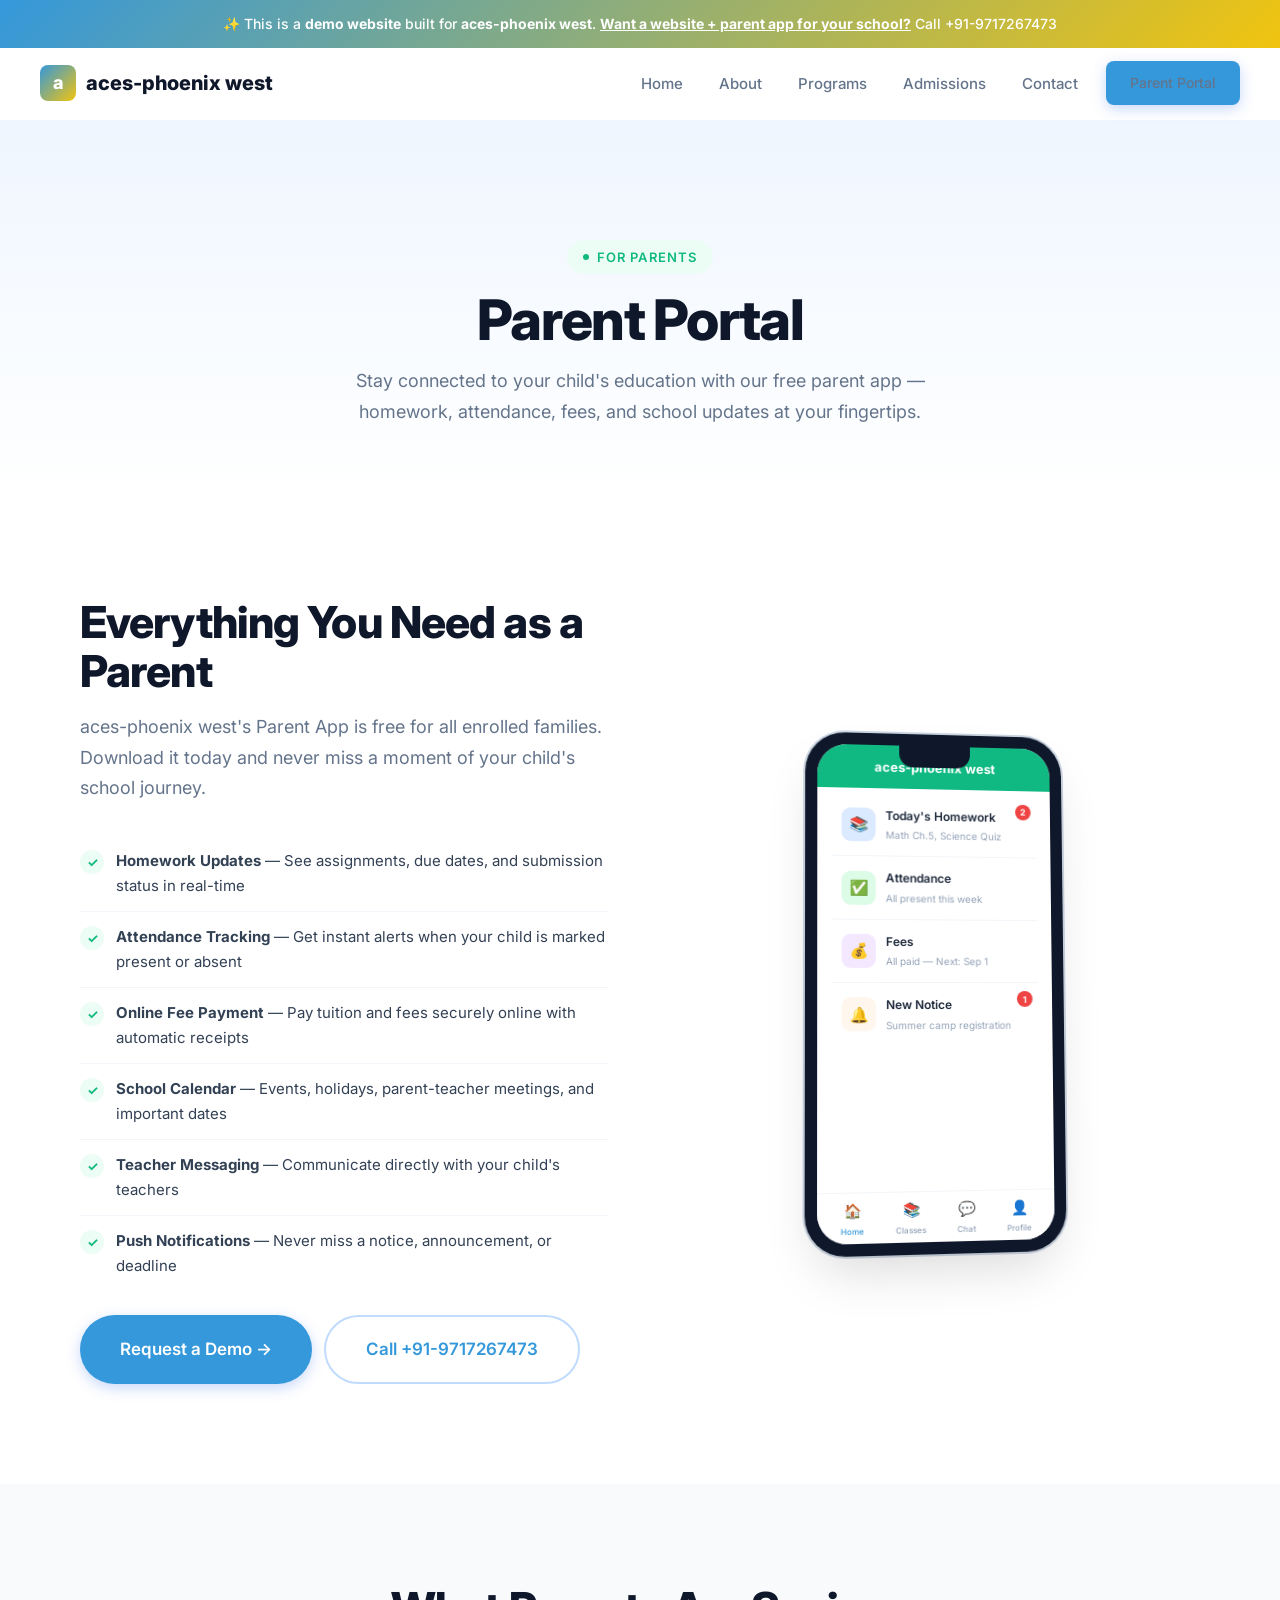
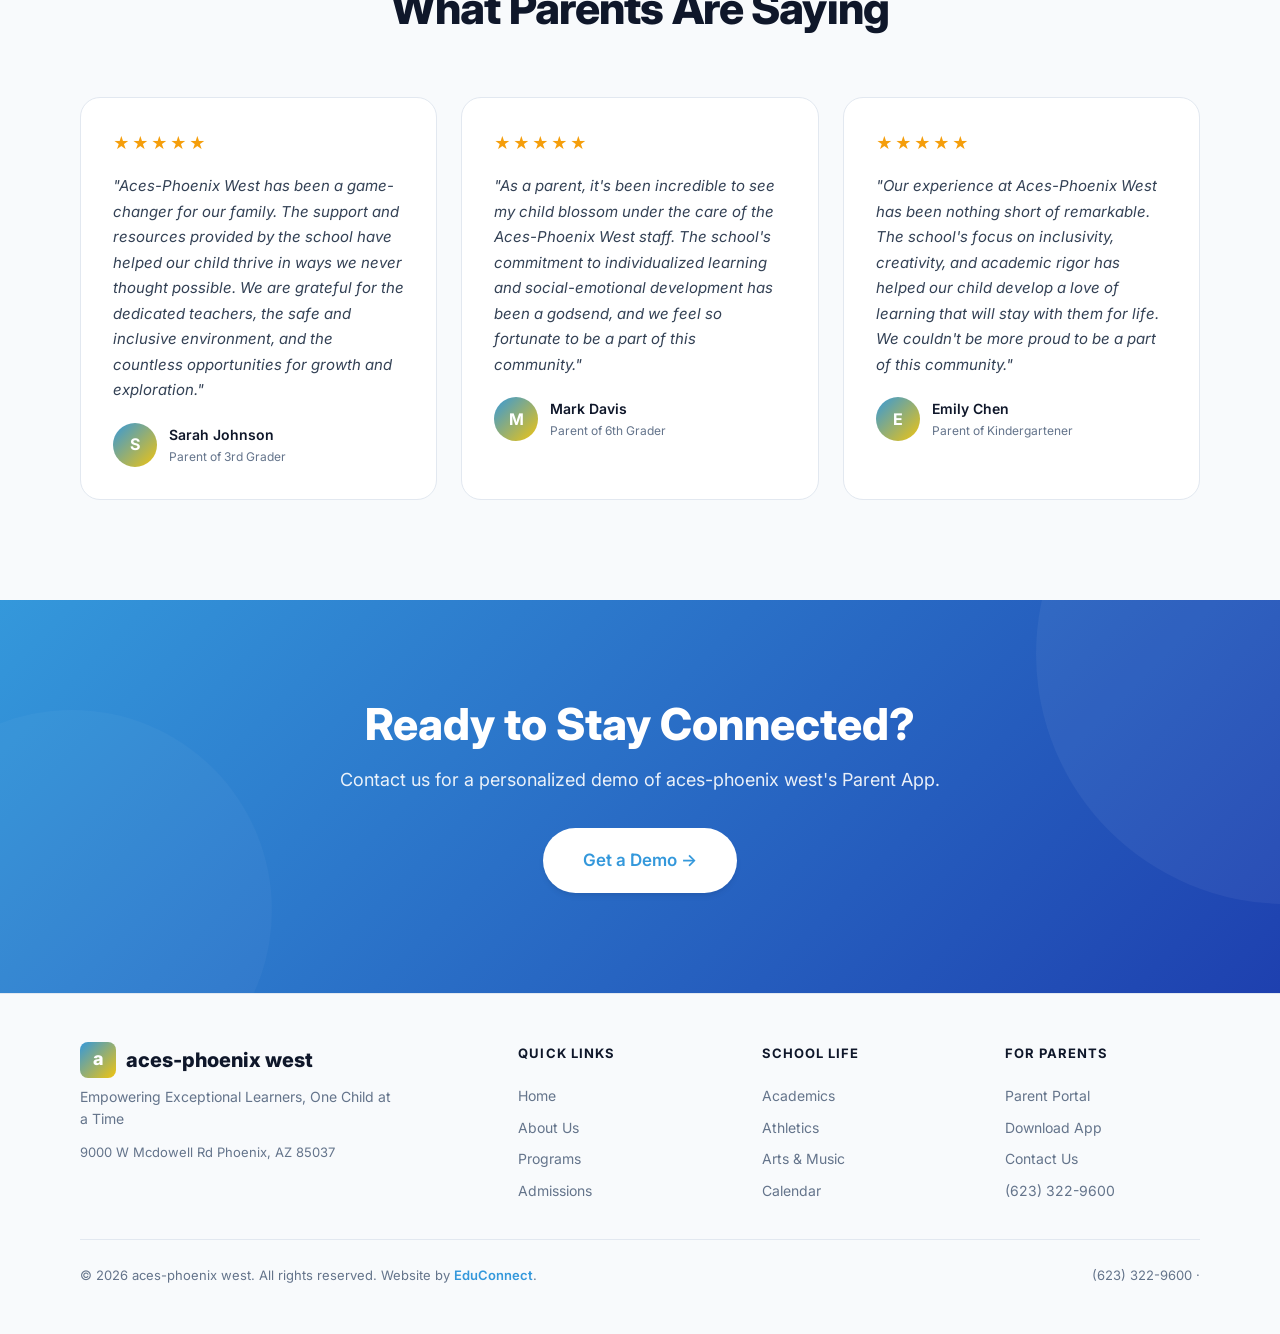
<file: parents.html>
<!DOCTYPE html><html lang="en"><head>
  <meta charset="UTF-8"><meta name="viewport" content="width=device-width,initial-scale=1.0">
  <title>Parent Portal — aces-phoenix west</title>
  <meta name="description" content="Parent Portal — aces-phoenix west, a premier school in Phoenix, AZ serving Pre-K – 8th Grade.">
  <meta property="og:title" content="Parent Portal — aces-phoenix west"><meta property="og:type" content="website">
  <link rel="preconnect" href="https://fonts.googleapis.com"><link rel="preconnect" href="https://fonts.gstatic.com" crossorigin>
  <link href="https://fonts.googleapis.com/css2?family=Inter:wght@400;500;600;700;800&display=swap" rel="stylesheet">
  <link rel="stylesheet" href="/styles.css"><script src="/main.js" defer></script>
</head><body><div class="demo-banner">
  ✨ This is a <strong>demo website</strong> built for <strong>aces-phoenix west</strong>.
  <a href="mailto:bhupender@myfirststepschool.com">Want a website + parent app for your school?</a> Call +91-9717267473
</div>
<nav class="navbar">
  <a href="/" class="logo"><span class="logo-icon">a</span>aces-phoenix west</a>
  <div class="nav-links">
    <a href="/">Home</a>
    <a href="/about.html">About</a>
    <a href="/programs.html">Programs</a>
    <a href="/admissions.html">Admissions</a>
    <a href="/contact.html">Contact</a>
    <a href="/parents.html" class="btn btn-primary" style="padding:10px 24px;font-size:14px">Parent Portal</a>
  </div>
  <button class="hamburger" aria-label="Toggle menu"><span></span><span></span><span></span></button>
</nav><main>
<section class="page-hero"><div class="container">
  <div class="badge accent animate-on-scroll mb-4">For Parents</div>
  <h1 class="heading-xl animate-on-scroll mb-4">Parent Portal</h1>
  <p class="text-lg text-muted max-w-lg mx-auto animate-on-scroll">Stay connected to your child's education with our free parent app — homework, attendance, fees, and school updates at your fingertips.</p>
</div></section>
<section class="portal-section section-padding"><div class="container"><div class="portal-grid">
  <div>
    <h2 class="heading-lg animate-on-scroll mb-4">Everything You Need as a Parent</h2>
    <p class="text-lg text-muted animate-on-scroll mb-8">aces-phoenix west's Parent App is free for all enrolled families. Download it today and never miss a moment of your child's school journey.</p>
    <ul class="portal-features animate-on-scroll">
      <li><span class="pf-icon">✓</span><div><strong>Homework Updates</strong> — See assignments, due dates, and submission status in real-time</div></li>
      <li><span class="pf-icon">✓</span><div><strong>Attendance Tracking</strong> — Get instant alerts when your child is marked present or absent</div></li>
      <li><span class="pf-icon">✓</span><div><strong>Online Fee Payment</strong> — Pay tuition and fees securely online with automatic receipts</div></li>
      <li><span class="pf-icon">✓</span><div><strong>School Calendar</strong> — Events, holidays, parent-teacher meetings, and important dates</div></li>
      <li><span class="pf-icon">✓</span><div><strong>Teacher Messaging</strong> — Communicate directly with your child's teachers</div></li>
      <li><span class="pf-icon">✓</span><div><strong>Push Notifications</strong> — Never miss a notice, announcement, or deadline</div></li>
    </ul>
    <div class="animate-on-scroll" style="display:flex;gap:12px;flex-wrap:wrap;margin-top:24px">
      <a href="mailto:bhupender@myfirststepschool.com?subject=Parent App Demo" class="btn btn-primary btn-lg">Request a Demo →</a>
      <a href="tel:+919717267473" class="btn btn-outline btn-lg">Call +91-9717267473</a>
    </div>
  </div>
  <div class="animate-on-scroll" style="display:flex;justify-content:center">
    <div class="phone-mockup" style="transform:perspective(1000px) rotateY(6deg) rotateX(3deg)"><div class="phone-screen">
      <div class="phone-status-bar" style="background:var(--accent)">aces-phoenix west</div>
      <div class="phone-screen-content">
        <div class="phone-nav-item"><div class="phone-nav-icon blue">📚</div><div><div class="phone-nav-label">Today's Homework</div><div class="phone-nav-sub">Math Ch.5, Science Quiz</div></div><div class="phone-badge">2</div></div>
        <div class="phone-nav-item"><div class="phone-nav-icon green">✅</div><div><div class="phone-nav-label">Attendance</div><div class="phone-nav-sub">All present this week</div></div></div>
        <div class="phone-nav-item"><div class="phone-nav-icon purple">💰</div><div><div class="phone-nav-label">Fees</div><div class="phone-nav-sub">All paid — Next: Sep 1</div></div></div>
        <div class="phone-nav-item"><div class="phone-nav-icon orange">🔔</div><div><div class="phone-nav-label">New Notice</div><div class="phone-nav-sub">Summer camp registration</div></div><div class="phone-badge">1</div></div>
      </div>
      <div class="phone-bottom-bar">
        <div class="phone-tab active"><div style="font-size:14px">🏠</div>Home</div>
        <div class="phone-tab"><div style="font-size:14px">📚</div>Classes</div>
        <div class="phone-tab"><div style="font-size:14px">💬</div>Chat</div>
        <div class="phone-tab"><div style="font-size:14px">👤</div>Profile</div>
      </div>
    </div></div>
  </div>
</div></div></section>
<section class="testimonials-section section-padding"><div class="container">
  <div class="text-center mb-16"><h2 class="heading-lg animate-on-scroll mb-4">What Parents Are Saying</h2></div>
  <div class="testimonials-grid">
      <div class="testimonial-card animate-on-scroll stagger-1">
        <div class="stars"><span class="star">★</span><span class="star">★</span><span class="star">★</span><span class="star">★</span><span class="star">★</span></div>
        <p class="testimonial-text">"Aces-Phoenix West has been a game-changer for our family. The support and resources provided by the school have helped our child thrive in ways we never thought possible. We are grateful for the dedicated teachers, the safe and inclusive environment, and the countless opportunities for growth and exploration."</p>
        <div class="testimonial-author"><div class="author-avatar">S</div>
        <div class="author-info"><div class="author-name">Sarah Johnson</div><div class="author-role">Parent of 3rd Grader</div></div></div>
      </div>
      <div class="testimonial-card animate-on-scroll stagger-2">
        <div class="stars"><span class="star">★</span><span class="star">★</span><span class="star">★</span><span class="star">★</span><span class="star">★</span></div>
        <p class="testimonial-text">"As a parent, it's been incredible to see my child blossom under the care of the Aces-Phoenix West staff. The school's commitment to individualized learning and social-emotional development has been a godsend, and we feel so fortunate to be a part of this community."</p>
        <div class="testimonial-author"><div class="author-avatar">M</div>
        <div class="author-info"><div class="author-name">Mark Davis</div><div class="author-role">Parent of 6th Grader</div></div></div>
      </div>
      <div class="testimonial-card animate-on-scroll stagger-3">
        <div class="stars"><span class="star">★</span><span class="star">★</span><span class="star">★</span><span class="star">★</span><span class="star">★</span></div>
        <p class="testimonial-text">"Our experience at Aces-Phoenix West has been nothing short of remarkable. The school's focus on inclusivity, creativity, and academic rigor has helped our child develop a love of learning that will stay with them for life. We couldn't be more proud to be a part of this community."</p>
        <div class="testimonial-author"><div class="author-avatar">E</div>
        <div class="author-info"><div class="author-name">Emily Chen</div><div class="author-role">Parent of Kindergartener</div></div></div>
      </div></div>
</div></section>
<section class="cta-section"><div class="container"><div class="cta-content animate-on-scroll">
  <h2>Ready to Stay Connected?</h2>
  <p>Contact us for a personalized demo of aces-phoenix west's Parent App.</p>
  <div class="cta-actions"><a href="mailto:bhupender@myfirststepschool.com?subject=Demo Request" class="btn btn-white btn-lg">Get a Demo →</a></div>
</div></div></section>
</main><footer class="footer">
  <div class="container">
    <div class="footer-grid">
      <div class="footer-brand">
        <div class="logo" style="margin-bottom:8px"><span class="logo-icon">a</span>aces-phoenix west</div>
        <p>Empowering Exceptional Learners, One Child at a Time</p>
        <p style="margin-top:12px;font-size:13px">9000 W Mcdowell Rd Phoenix,&nbsp;AZ&nbsp;85037</p>
      </div>
      <div class="footer-col"><h4>Quick Links</h4><a href="/">Home</a><a href="/about.html">About Us</a><a href="/programs.html">Programs</a><a href="/admissions.html">Admissions</a></div>
      <div class="footer-col"><h4>School Life</h4><a href="/programs.html">Academics</a><a href="/programs.html">Athletics</a><a href="/programs.html">Arts &amp; Music</a><a href="/contact.html">Calendar</a></div>
      <div class="footer-col"><h4>For Parents</h4><a href="/parents.html">Parent Portal</a><a href="/parents.html">Download App</a><a href="/contact.html">Contact Us</a><a href="tel:(623) 322-9600">(623) 322-9600</a></div>
    </div>
    <div class="footer-bottom">
      <p>&copy; 2026 aces-phoenix west. All rights reserved. Website by <a href="mailto:bhupender@myfirststepschool.com">EduConnect</a>.</p>
      <p>(623) 322-9600 &middot; <a href="mailto:"></a></p>
    </div>
  </div>
</footer></body></html>
</file>
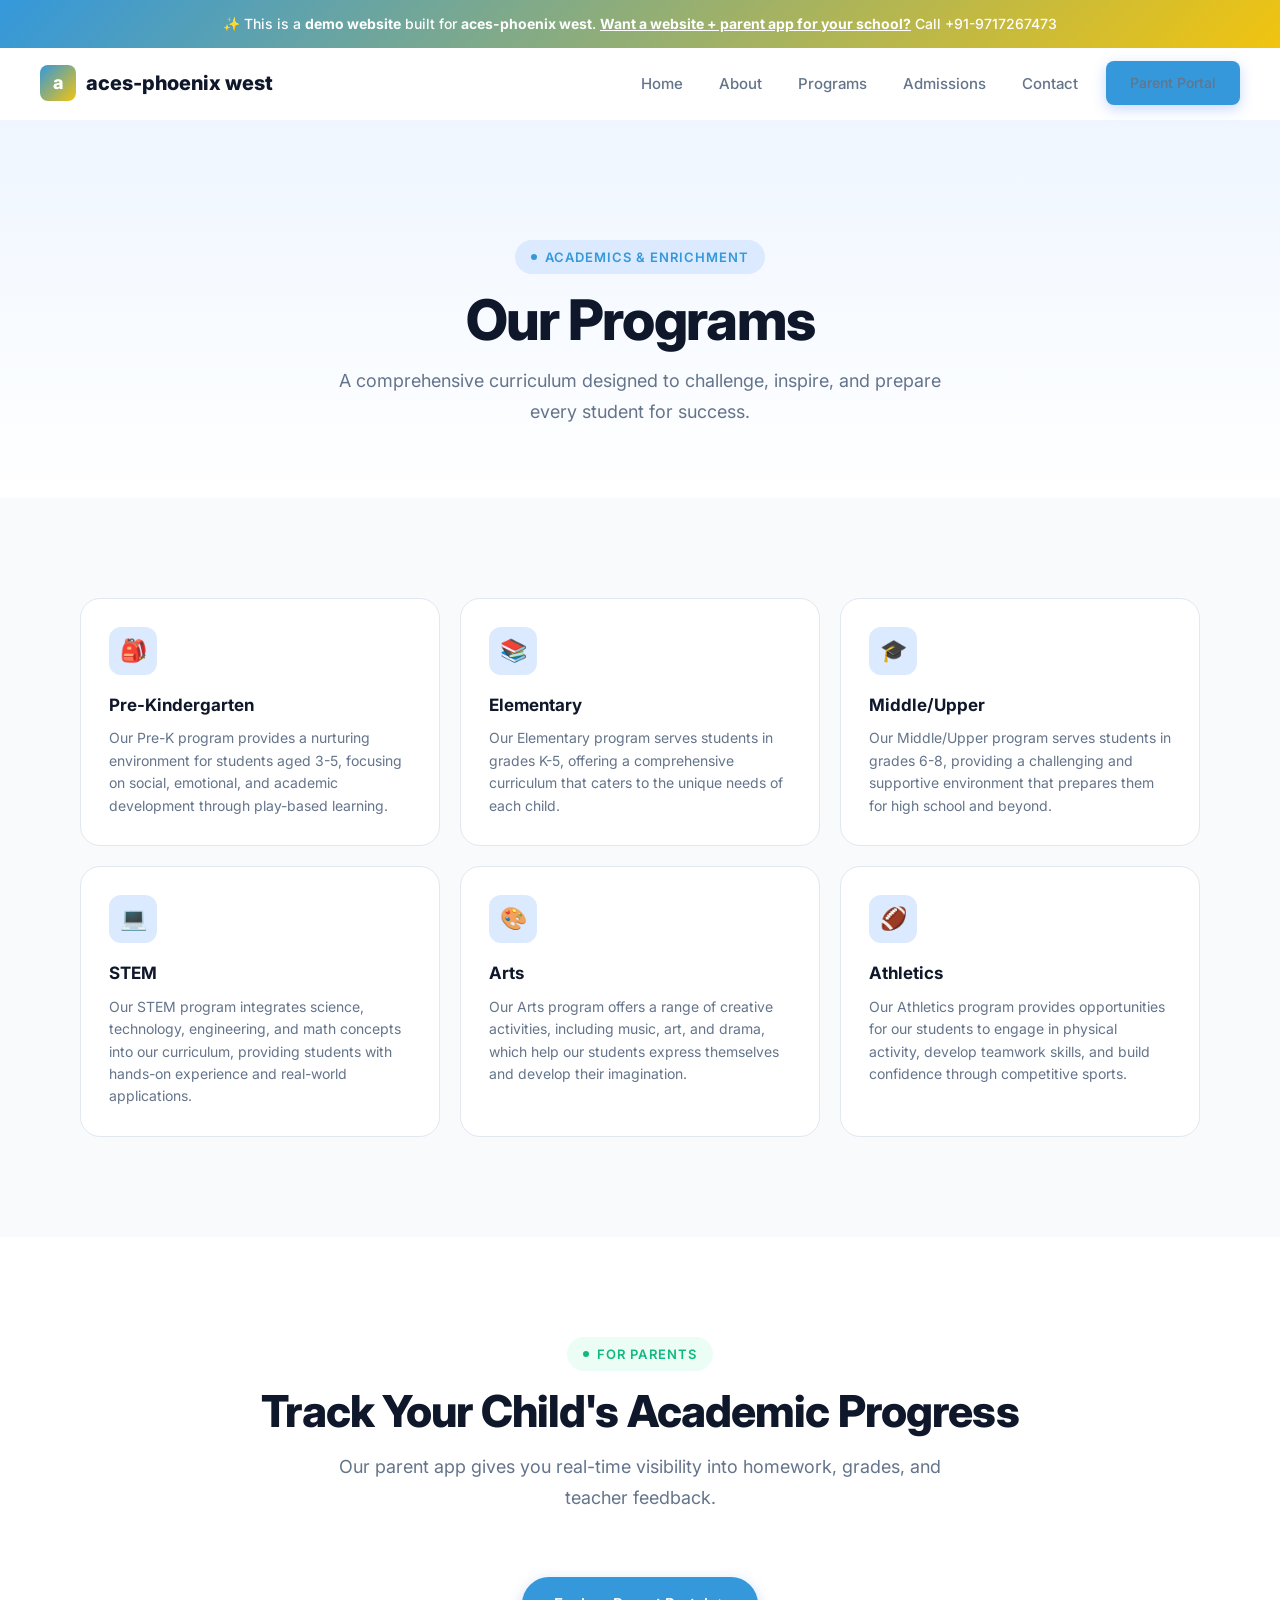
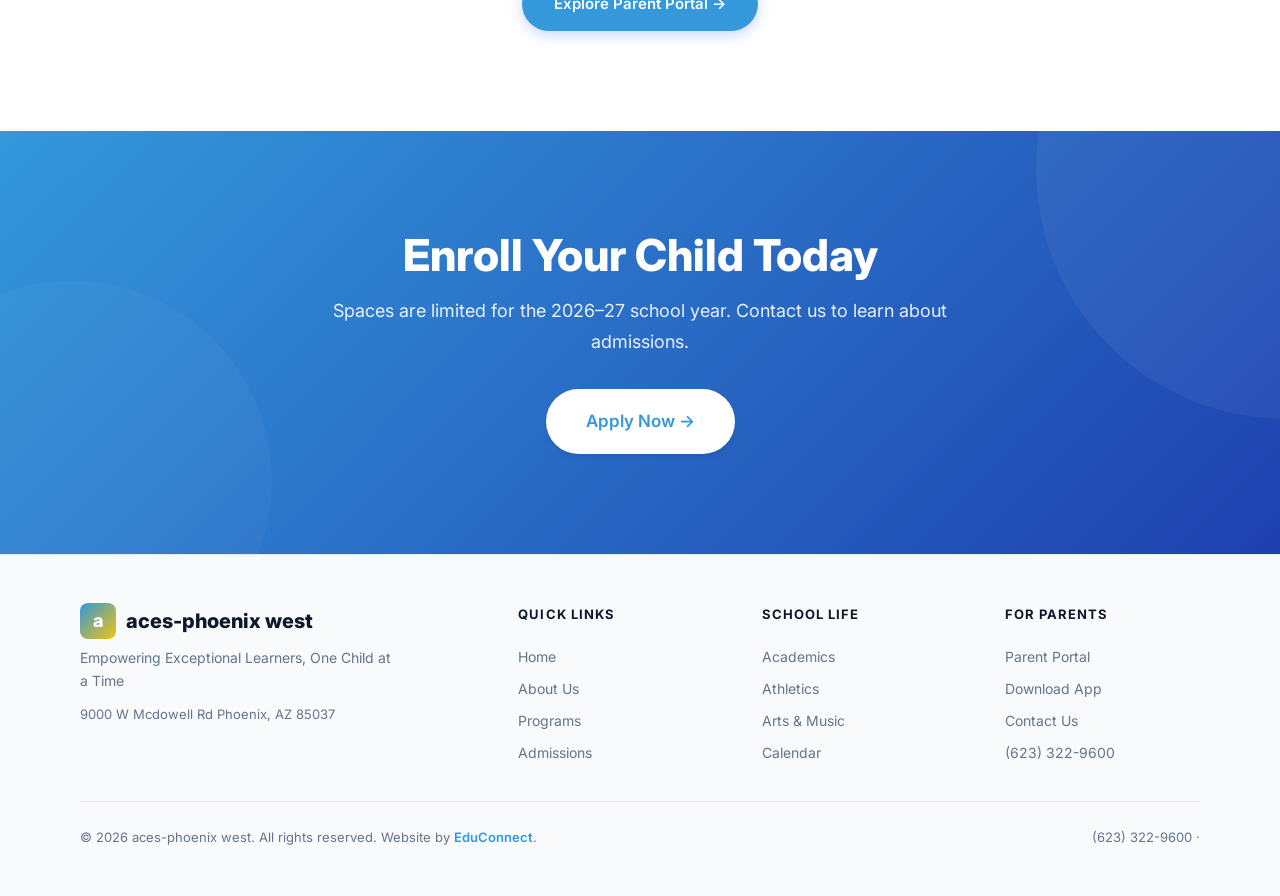
<file: programs.html>
<!DOCTYPE html><html lang="en"><head>
  <meta charset="UTF-8"><meta name="viewport" content="width=device-width,initial-scale=1.0">
  <title>Programs — aces-phoenix west</title>
  <meta name="description" content="Programs — aces-phoenix west, a premier school in Phoenix, AZ serving Pre-K – 8th Grade.">
  <meta property="og:title" content="Programs — aces-phoenix west"><meta property="og:type" content="website">
  <link rel="preconnect" href="https://fonts.googleapis.com"><link rel="preconnect" href="https://fonts.gstatic.com" crossorigin>
  <link href="https://fonts.googleapis.com/css2?family=Inter:wght@400;500;600;700;800&display=swap" rel="stylesheet">
  <link rel="stylesheet" href="/styles.css"><script src="/main.js" defer></script>
</head><body><div class="demo-banner">
  ✨ This is a <strong>demo website</strong> built for <strong>aces-phoenix west</strong>.
  <a href="mailto:bhupender@myfirststepschool.com">Want a website + parent app for your school?</a> Call +91-9717267473
</div>
<nav class="navbar">
  <a href="/" class="logo"><span class="logo-icon">a</span>aces-phoenix west</a>
  <div class="nav-links">
    <a href="/">Home</a>
    <a href="/about.html">About</a>
    <a href="/programs.html">Programs</a>
    <a href="/admissions.html">Admissions</a>
    <a href="/contact.html">Contact</a>
    <a href="/parents.html" class="btn btn-primary" style="padding:10px 24px;font-size:14px">Parent Portal</a>
  </div>
  <button class="hamburger" aria-label="Toggle menu"><span></span><span></span><span></span></button>
</nav><main>
<section class="page-hero"><div class="container">
  <div class="badge animate-on-scroll mb-4">Academics &amp; Enrichment</div>
  <h1 class="heading-xl animate-on-scroll mb-4">Our Programs</h1>
  <p class="text-lg text-muted max-w-lg mx-auto animate-on-scroll">A comprehensive curriculum designed to challenge, inspire, and prepare every student for success.</p>
</div></section>
<section class="section-padding" style="background:var(--bg-alt)"><div class="container">
  <div class="programs-grid">
      <div class="program-card animate-on-scroll stagger-1">
        <div class="program-icon">🎒</div><h3>Pre-Kindergarten</h3><p>Our Pre-K program provides a nurturing environment for students aged 3-5, focusing on social, emotional, and academic development through play-based learning.</p>
      </div>
      <div class="program-card animate-on-scroll stagger-2">
        <div class="program-icon">📚</div><h3>Elementary</h3><p>Our Elementary program serves students in grades K-5, offering a comprehensive curriculum that caters to the unique needs of each child.</p>
      </div>
      <div class="program-card animate-on-scroll stagger-3">
        <div class="program-icon">🎓</div><h3>Middle/Upper</h3><p>Our Middle/Upper program serves students in grades 6-8, providing a challenging and supportive environment that prepares them for high school and beyond.</p>
      </div>
      <div class="program-card animate-on-scroll stagger-4">
        <div class="program-icon">💻</div><h3>STEM</h3><p>Our STEM program integrates science, technology, engineering, and math concepts into our curriculum, providing students with hands-on experience and real-world applications.</p>
      </div>
      <div class="program-card animate-on-scroll stagger-5">
        <div class="program-icon">🎨</div><h3>Arts</h3><p>Our Arts program offers a range of creative activities, including music, art, and drama, which help our students express themselves and develop their imagination.</p>
      </div>
      <div class="program-card animate-on-scroll stagger-6">
        <div class="program-icon">🏈</div><h3>Athletics</h3><p>Our Athletics program provides opportunities for our students to engage in physical activity, develop teamwork skills, and build confidence through competitive sports.</p>
      </div></div>
</div></section>
<section class="portal-section section-padding"><div class="container">
  <div class="text-center mb-16">
    <div class="badge accent animate-on-scroll mb-4">For Parents</div>
    <h2 class="heading-lg animate-on-scroll mb-4">Track Your Child's Academic Progress</h2>
    <p class="text-lg text-muted max-w-lg mx-auto animate-on-scroll">Our parent app gives you real-time visibility into homework, grades, and teacher feedback.</p>
  </div>
  <div class="text-center animate-on-scroll"><a href="/parents.html" class="btn btn-primary">Explore Parent Portal →</a></div>
</div></section>
<section class="cta-section"><div class="container"><div class="cta-content animate-on-scroll">
  <h2>Enroll Your Child Today</h2>
  <p>Spaces are limited for the 2026–27 school year. Contact us to learn about admissions.</p>
  <div class="cta-actions"><a href="/admissions.html" class="btn btn-white btn-lg">Apply Now →</a></div>
</div></div></section>
</main><footer class="footer">
  <div class="container">
    <div class="footer-grid">
      <div class="footer-brand">
        <div class="logo" style="margin-bottom:8px"><span class="logo-icon">a</span>aces-phoenix west</div>
        <p>Empowering Exceptional Learners, One Child at a Time</p>
        <p style="margin-top:12px;font-size:13px">9000 W Mcdowell Rd Phoenix,&nbsp;AZ&nbsp;85037</p>
      </div>
      <div class="footer-col"><h4>Quick Links</h4><a href="/">Home</a><a href="/about.html">About Us</a><a href="/programs.html">Programs</a><a href="/admissions.html">Admissions</a></div>
      <div class="footer-col"><h4>School Life</h4><a href="/programs.html">Academics</a><a href="/programs.html">Athletics</a><a href="/programs.html">Arts &amp; Music</a><a href="/contact.html">Calendar</a></div>
      <div class="footer-col"><h4>For Parents</h4><a href="/parents.html">Parent Portal</a><a href="/parents.html">Download App</a><a href="/contact.html">Contact Us</a><a href="tel:(623) 322-9600">(623) 322-9600</a></div>
    </div>
    <div class="footer-bottom">
      <p>&copy; 2026 aces-phoenix west. All rights reserved. Website by <a href="mailto:bhupender@myfirststepschool.com">EduConnect</a>.</p>
      <p>(623) 322-9600 &middot; <a href="mailto:"></a></p>
    </div>
  </div>
</footer></body></html>
</file>
<file: styles.css>
/* ===== DESIGN SYSTEM — LIGHT PROFESSIONAL ===== */
:root{
  --primary:#3498db;--primary-50:#eff6ff;--primary-100:#dbeafe;--primary-200:#bfdbfe;
  --primary-500:#3498db;--primary-600:#1d4ed8;--primary-700:#1e40af;
  --secondary:#f1c40f;--accent:#10b981;--accent-50:#ecfdf5;
  --white:#fff;--gray-50:#f8fafc;--gray-100:#f1f5f9;--gray-200:#e2e8f0;--gray-300:#cbd5e1;
  --gray-400:#94a3b8;--gray-500:#64748b;--gray-600:#475569;--gray-700:#334155;
  --gray-800:#1e293b;--gray-900:#0f172a;
  --bg:var(--white);--bg-alt:var(--gray-50);--text:var(--gray-700);
  --text-heading:var(--gray-900);--text-muted:var(--gray-500);--border:var(--gray-200);
  --shadow-sm:0 1px 3px rgba(0,0,0,.06),0 1px 2px rgba(0,0,0,.04);
  --shadow-md:0 4px 6px -1px rgba(0,0,0,.07),0 2px 4px -2px rgba(0,0,0,.05);
  --shadow-lg:0 10px 15px -3px rgba(0,0,0,.08),0 4px 6px -4px rgba(0,0,0,.04);
  --shadow-xl:0 20px 25px -5px rgba(0,0,0,.08),0 8px 10px -6px rgba(0,0,0,.04);
  --shadow-2xl:0 25px 50px -12px rgba(0,0,0,.15);
  --shadow-primary:0 4px 14px rgba(37,99,235,.25);
  --radius-sm:8px;--radius-md:12px;--radius-lg:16px;--radius-xl:20px;--radius-2xl:24px;--radius-full:9999px;
  --font:'Inter',-apple-system,BlinkMacSystemFont,'Segoe UI',sans-serif;
}
*,*::before,*::after{margin:0;padding:0;box-sizing:border-box}
html{scroll-behavior:smooth;-webkit-font-smoothing:antialiased}
body{font-family:var(--font);background:var(--bg);color:var(--text);line-height:1.7;overflow-x:hidden;font-size:16px}
a{color:inherit;text-decoration:none}img{max-width:100%;display:block}button{font-family:inherit;cursor:pointer}
.container{max-width:1200px;margin:0 auto;padding:0 24px}
@media(min-width:768px){.container{padding:0 40px}}
.section-padding{padding:80px 0}
@media(min-width:768px){.section-padding{padding:100px 0}}
.badge{display:inline-flex;align-items:center;gap:8px;padding:6px 16px;font-size:13px;font-weight:600;text-transform:uppercase;letter-spacing:.08em;border-radius:var(--radius-full);background:var(--primary-100);color:var(--primary)}
.badge::before{content:'';width:6px;height:6px;border-radius:50%;background:var(--primary);animation:pulse 2s infinite}
.badge.accent{background:var(--accent-50);color:var(--accent)}.badge.accent::before{background:var(--accent)}
.heading-xl{font-size:clamp(32px,5vw,56px);font-weight:800;line-height:1.08;letter-spacing:-.03em;color:var(--text-heading)}
.heading-lg{font-size:clamp(28px,4vw,44px);font-weight:800;line-height:1.12;letter-spacing:-.02em;color:var(--text-heading)}
.heading-md{font-size:clamp(22px,3vw,32px);font-weight:700;line-height:1.2;color:var(--text-heading)}
.heading-sm{font-size:20px;font-weight:700;line-height:1.3;color:var(--text-heading)}
.text-lg{font-size:18px;line-height:1.7;color:var(--text)}
.text-base{font-size:16px;line-height:1.7;color:var(--text)}
.text-sm{font-size:14px;line-height:1.6;color:var(--text-muted)}
.text-center{text-align:center}.text-muted{color:var(--text-muted)}
.gradient-text{background:linear-gradient(135deg,var(--primary),var(--secondary));-webkit-background-clip:text;-webkit-text-fill-color:transparent;background-clip:text}
.max-w-lg{max-width:640px}.mx-auto{margin-left:auto;margin-right:auto}
.mb-4{margin-bottom:16px}.mb-6{margin-bottom:24px}.mb-8{margin-bottom:32px}
.mb-12{margin-bottom:48px}.mb-16{margin-bottom:64px}
.btn{display:inline-flex;align-items:center;justify-content:center;gap:8px;padding:14px 32px;font-size:15px;font-weight:600;border-radius:var(--radius-full);border:none;cursor:pointer;transition:all .25s cubic-bezier(.4,0,.2,1);text-decoration:none;white-space:nowrap}
.btn-primary{background:var(--primary);color:var(--white);box-shadow:var(--shadow-primary)}
.btn-primary:hover{background:var(--primary-600);transform:translateY(-2px);box-shadow:0 8px 24px rgba(37,99,235,.3)}
.btn-lg{padding:18px 40px;font-size:17px}
.btn-outline{background:transparent;color:var(--primary);border:2px solid var(--primary-200)}
.btn-outline:hover{background:var(--primary-50);border-color:var(--primary);transform:translateY(-2px)}
.btn-white{background:var(--white);color:var(--primary);box-shadow:var(--shadow-md)}
.btn-white:hover{transform:translateY(-2px);box-shadow:var(--shadow-lg)}
.demo-banner{background:linear-gradient(135deg,var(--primary),var(--secondary));color:var(--white);text-align:center;padding:12px 24px;font-size:14px;font-weight:500;position:relative;z-index:200}
.demo-banner strong{font-weight:700}.demo-banner a{color:var(--white);text-decoration:underline;font-weight:700}
.navbar{position:sticky;top:0;z-index:100;display:flex;justify-content:space-between;align-items:center;padding:0 24px;height:72px;background:rgba(255,255,255,.92);backdrop-filter:blur(20px) saturate(180%);border-bottom:1px solid transparent;transition:all .3s ease}
@media(min-width:768px){.navbar{padding:0 40px}}
.navbar.scrolled{border-bottom-color:var(--border);box-shadow:var(--shadow-sm)}
.logo{display:flex;align-items:center;gap:10px;font-size:18px;font-weight:800;color:var(--text-heading)}
@media(min-width:768px){.logo{font-size:20px}}
.logo-icon{width:36px;height:36px;border-radius:var(--radius-sm);background:linear-gradient(135deg,var(--primary),var(--secondary));display:flex;align-items:center;justify-content:center;color:white;font-size:18px;font-weight:800}
.nav-links{display:flex;gap:4px;align-items:center}
.nav-links a{padding:8px 16px;font-size:15px;font-weight:500;color:var(--text-muted);border-radius:var(--radius-sm);transition:all .2s ease}
.nav-links a:hover{color:var(--text-heading);background:var(--gray-50)}
.nav-links .btn{margin-left:8px}
.hamburger{display:none;background:none;border:none;padding:8px;min-height:44px;min-width:44px;flex-direction:column;justify-content:center;align-items:center}
.hamburger span{display:block;width:22px;height:2px;background:var(--gray-700);margin:3px 0;transition:all .3s ease;border-radius:2px}
.hamburger.active span:nth-child(1){transform:rotate(45deg) translate(4px,4px)}
.hamburger.active span:nth-child(2){opacity:0}
.hamburger.active span:nth-child(3){transform:rotate(-45deg) translate(4px,-4px)}
@media(max-width:768px){.hamburger{display:flex}.nav-links{display:none;position:fixed;top:72px;left:0;right:0;bottom:0;background:var(--white);flex-direction:column;align-items:center;justify-content:center;gap:16px;z-index:200}.nav-links.open{display:flex}.nav-links a{font-size:18px;padding:12px 24px}}
.hero{position:relative;overflow:hidden;background:linear-gradient(180deg,var(--primary-50) 0%,var(--white) 100%)}
.hero-inner{display:grid;grid-template-columns:1fr;gap:48px;align-items:center;padding:60px 0 80px}
@media(min-width:1024px){.hero-inner{grid-template-columns:1fr 1fr;gap:64px;padding:80px 0 100px}}
.hero-content{max-width:560px}
@media(max-width:1023px){.hero-content{text-align:center;margin:0 auto}}
.hero-actions{display:flex;gap:12px;flex-wrap:wrap}
@media(max-width:1023px){.hero-actions{justify-content:center}}
.hero-visual{display:flex;justify-content:center;align-items:center;position:relative}
.school-illustration{position:relative;width:100%;max-width:480px;aspect-ratio:4/3;border-radius:var(--radius-2xl);overflow:hidden;background:linear-gradient(135deg,var(--primary-100),var(--primary-50));border:1px solid var(--primary-200);box-shadow:var(--shadow-xl)}
.school-illustration-inner{width:100%;height:100%;display:flex;flex-direction:column;align-items:center;justify-content:center;gap:16px;padding:32px}
.school-building{font-size:80px;line-height:1}
.school-illustration h3{font-size:18px;font-weight:700;color:var(--primary-700);text-align:center}
.school-illustration p{font-size:13px;color:var(--primary-600);text-align:center;font-weight:500}
.hero-info-cards{display:flex;gap:12px;flex-wrap:wrap;margin-top:20px}
@media(max-width:1023px){.hero-info-cards{justify-content:center}}
.info-chip{display:flex;align-items:center;gap:6px;padding:8px 16px;background:var(--white);border:1px solid var(--border);border-radius:var(--radius-full);font-size:13px;font-weight:500;color:var(--gray-600);box-shadow:var(--shadow-sm)}
.info-chip .ic-icon{font-size:16px}
.float-card{position:absolute;background:var(--white);border-radius:var(--radius-lg);box-shadow:var(--shadow-xl);padding:14px 18px;display:flex;align-items:center;gap:10px;font-size:13px;font-weight:600;color:var(--gray-800);animation:float-gentle 4s ease-in-out infinite;z-index:5;white-space:nowrap}
.float-card.card-1{top:10%;right:-20px;animation-delay:0s}
.float-card.card-2{bottom:20%;left:-30px;animation-delay:1.5s}
.float-card.card-3{top:55%;right:-30px;animation-delay:3s}
.float-card .fc-icon{width:32px;height:32px;border-radius:8px;display:flex;align-items:center;justify-content:center;font-size:15px}
.float-card .fc-icon.green{background:#dcfce7;color:#16a34a}
.float-card .fc-icon.blue{background:var(--primary-100);color:var(--primary)}
.float-card .fc-icon.purple{background:#f3e8ff;color:#9333ea}
.welcome-section{background:var(--white)}
.welcome-grid{display:grid;grid-template-columns:1fr;gap:40px;align-items:center}
@media(min-width:768px){.welcome-grid{grid-template-columns:auto 1fr;gap:48px}}
.principal-card{display:flex;flex-direction:column;align-items:center;text-align:center;gap:16px}
.principal-avatar{width:120px;height:120px;border-radius:50%;background:linear-gradient(135deg,var(--primary),var(--secondary));display:flex;align-items:center;justify-content:center;font-size:48px;color:white;box-shadow:var(--shadow-lg)}
.principal-name{font-size:16px;font-weight:700;color:var(--text-heading)}
.principal-title{font-size:13px;color:var(--text-muted)}
.welcome-text blockquote{font-size:18px;font-style:italic;color:var(--text);line-height:1.8;border-left:4px solid var(--primary);padding-left:24px;margin-bottom:20px}
.welcome-text p{font-size:15px;color:var(--text-muted);line-height:1.7}
.features-section{background:var(--bg-alt)}
.features-grid{display:grid;grid-template-columns:1fr;gap:20px}
@media(min-width:640px){.features-grid{grid-template-columns:repeat(2,1fr)}}
@media(min-width:1024px){.features-grid{grid-template-columns:repeat(3,1fr)}}
.feature-card{position:relative;padding:32px;border-radius:var(--radius-xl);background:var(--white);border:1px solid var(--border);transition:all .3s ease;overflow:hidden}
.feature-card:hover{transform:translateY(-4px);box-shadow:var(--shadow-lg);border-color:var(--primary-200)}
.feature-icon{width:52px;height:52px;border-radius:var(--radius-md);background:var(--primary-100);display:flex;align-items:center;justify-content:center;margin-bottom:20px;font-size:24px;transition:transform .3s ease}
.feature-card:hover .feature-icon{transform:scale(1.1)}
.feature-card h3{font-size:18px;font-weight:700;color:var(--text-heading);margin-bottom:8px}
.feature-card p{font-size:14px;color:var(--text-muted);line-height:1.6}
.programs-section{background:var(--white)}
.programs-grid{display:grid;grid-template-columns:1fr;gap:20px}
@media(min-width:640px){.programs-grid{grid-template-columns:repeat(2,1fr)}}
@media(min-width:1024px){.programs-grid{grid-template-columns:repeat(3,1fr)}}
.program-card{padding:28px;border-radius:var(--radius-xl);background:var(--white);border:1px solid var(--border);transition:all .3s ease;position:relative;overflow:hidden}
.program-card::before{content:'';position:absolute;top:0;left:0;right:0;height:3px;background:linear-gradient(90deg,var(--primary),var(--secondary));transform:scaleX(0);transform-origin:left;transition:transform .3s ease}
.program-card:hover{transform:translateY(-4px);box-shadow:var(--shadow-lg);border-color:var(--primary-200)}
.program-card:hover::before{transform:scaleX(1)}
.program-icon{width:48px;height:48px;border-radius:var(--radius-md);background:var(--primary-100);display:flex;align-items:center;justify-content:center;margin-bottom:16px;font-size:22px}
.program-card h3{font-size:17px;font-weight:700;color:var(--text-heading);margin-bottom:8px}
.program-card p{font-size:14px;color:var(--text-muted);line-height:1.6}
.stats-section{background:linear-gradient(135deg,var(--primary),var(--primary-700));color:var(--white);padding:64px 0}
.stats-grid{display:grid;grid-template-columns:repeat(2,1fr);gap:32px;text-align:center}
@media(min-width:768px){.stats-grid{grid-template-columns:repeat(4,1fr)}}
.stat-value{font-size:clamp(32px,4vw,48px);font-weight:800;line-height:1}
.stat-label{font-size:14px;opacity:.8;margin-top:8px;font-weight:500}
.events-section{background:var(--bg-alt)}
.events-grid{display:grid;grid-template-columns:1fr;gap:16px;max-width:800px;margin:0 auto}
@media(min-width:640px){.events-grid{grid-template-columns:repeat(2,1fr)}}
.event-card{display:flex;gap:16px;padding:24px;border-radius:var(--radius-xl);background:var(--white);border:1px solid var(--border);transition:all .3s ease}
.event-card:hover{box-shadow:var(--shadow-md);border-color:var(--primary-200)}
.event-date{min-width:56px;text-align:center;padding:8px;border-radius:var(--radius-md);background:var(--primary-100)}
.event-date .month{font-size:11px;font-weight:700;text-transform:uppercase;color:var(--primary);letter-spacing:.05em}
.event-date .day{font-size:24px;font-weight:800;color:var(--primary-700);line-height:1.2}
.event-info h4{font-size:15px;font-weight:700;color:var(--text-heading);margin-bottom:4px}
.event-info p{font-size:13px;color:var(--text-muted);line-height:1.5}
.portal-section{background:var(--white)}
.portal-grid{display:grid;grid-template-columns:1fr;gap:48px;align-items:center}
@media(min-width:1024px){.portal-grid{grid-template-columns:1fr 1fr;gap:64px}}
.phone-mockup{position:relative;width:260px;height:520px;background:var(--gray-900);border-radius:40px;padding:12px;box-shadow:var(--shadow-2xl),0 0 0 2px var(--gray-300);margin:0 auto;transform:perspective(1000px) rotateY(-6deg) rotateX(3deg)}
.phone-mockup::before{content:'';position:absolute;top:12px;left:50%;transform:translateX(-50%);width:72px;height:22px;background:var(--gray-900);border-radius:0 0 14px 14px;z-index:10}
.phone-screen{width:100%;height:100%;background:var(--white);border-radius:30px;overflow:hidden;position:relative}
.phone-screen-content{padding:50px 14px 14px;font-size:12px;color:var(--gray-700)}
.phone-status-bar{position:absolute;top:0;left:0;right:0;height:44px;background:var(--primary);display:flex;align-items:center;justify-content:center;color:white;font-weight:700;font-size:13px;border-radius:18px 18px 0 0}
.phone-nav-item{display:flex;align-items:center;gap:10px;padding:12px 10px;border-bottom:1px solid var(--gray-100);position:relative}
.phone-nav-item:last-child{border-bottom:none}
.phone-nav-icon{width:34px;height:34px;border-radius:9px;display:flex;align-items:center;justify-content:center;font-size:15px;flex-shrink:0}
.phone-nav-icon.blue{background:var(--primary-100);color:var(--primary)}
.phone-nav-icon.green{background:#dcfce7;color:#16a34a}
.phone-nav-icon.purple{background:#f3e8ff;color:#9333ea}
.phone-nav-icon.orange{background:#fff7ed;color:#ea580c}
.phone-nav-label{font-weight:600;font-size:12px;color:var(--gray-800)}
.phone-nav-sub{font-size:10px;color:var(--gray-400);margin-top:1px}
.phone-badge{position:absolute;top:8px;right:6px;min-width:16px;height:16px;border-radius:8px;background:#ef4444;color:white;font-size:9px;font-weight:700;display:flex;align-items:center;justify-content:center;padding:0 4px}
.phone-bottom-bar{position:absolute;bottom:0;left:0;right:0;height:50px;background:var(--white);border-top:1px solid var(--gray-100);display:flex;align-items:center;justify-content:space-around;padding:0 8px;border-radius:0 0 18px 18px}
.phone-tab{display:flex;flex-direction:column;align-items:center;gap:2px;font-size:8px;color:var(--gray-400);font-weight:500}
.phone-tab.active{color:var(--primary)}
.portal-features{list-style:none;padding:0}
.portal-features li{display:flex;align-items:flex-start;gap:12px;padding:12px 0;border-bottom:1px solid var(--gray-100);font-size:15px;color:var(--text)}
.portal-features li:last-child{border-bottom:none}
.portal-features .pf-icon{width:24px;height:24px;border-radius:50%;background:var(--accent-50);color:var(--accent);display:flex;align-items:center;justify-content:center;flex-shrink:0;margin-top:2px;font-size:13px;font-weight:700}
.testimonials-section{background:var(--bg-alt)}
.testimonials-grid{display:grid;grid-template-columns:1fr;gap:24px}
@media(min-width:768px){.testimonials-grid{grid-template-columns:repeat(3,1fr)}}
.testimonial-card{padding:32px;border-radius:var(--radius-xl);background:var(--white);border:1px solid var(--border);transition:all .3s ease}
.testimonial-card:hover{box-shadow:var(--shadow-lg);transform:translateY(-4px)}
.stars{display:flex;gap:2px;margin-bottom:16px}.star{color:#f59e0b;font-size:16px}
.testimonial-text{font-size:15px;color:var(--text);line-height:1.7;margin-bottom:20px;font-style:italic}
.testimonial-author{display:flex;align-items:center;gap:12px}
.author-avatar{width:44px;height:44px;border-radius:50%;background:linear-gradient(135deg,var(--primary),var(--secondary));display:flex;align-items:center;justify-content:center;font-weight:700;color:var(--white);font-size:16px;flex-shrink:0}
.author-info .author-name{font-weight:600;font-size:14px;color:var(--text-heading)}
.author-info .author-role{font-size:12px;color:var(--text-muted)}
.cta-section{background:linear-gradient(135deg,var(--primary),var(--primary-700));color:var(--white);text-align:center;position:relative;overflow:hidden;padding:80px 0}
@media(min-width:768px){.cta-section{padding:100px 0}}
.cta-section::before{content:'';position:absolute;top:-50%;right:-20%;width:500px;height:500px;border-radius:50%;background:rgba(255,255,255,.05)}
.cta-section::after{content:'';position:absolute;bottom:-30%;left:-10%;width:400px;height:400px;border-radius:50%;background:rgba(255,255,255,.03)}
.cta-content{position:relative;z-index:1;max-width:640px;margin:0 auto}
.cta-content h2{font-size:clamp(28px,4vw,44px);font-weight:800;margin-bottom:16px;line-height:1.12}
.cta-content p{font-size:18px;opacity:.9;margin-bottom:32px;line-height:1.7}
.cta-actions{display:flex;gap:12px;justify-content:center;flex-wrap:wrap}
.page-hero{padding:100px 0 60px;background:linear-gradient(180deg,var(--primary-50) 0%,var(--white) 100%);text-align:center;position:relative}
@media(min-width:768px){.page-hero{padding:120px 0 70px}}
.content-section{padding:64px 0}.content-section .container{max-width:800px}
.content-section p{font-size:16px;color:var(--text);line-height:1.9;margin-bottom:24px}
.content-section p:last-child{margin-bottom:0}
.contact-grid{display:grid;grid-template-columns:1fr;gap:32px}
@media(min-width:768px){.contact-grid{grid-template-columns:1fr 1fr;gap:40px}}
.contact-info-card{padding:32px;border-radius:var(--radius-xl);background:var(--white);border:1px solid var(--border)}
.contact-item{display:flex;align-items:flex-start;gap:14px;margin-bottom:24px}
.contact-item:last-child{margin-bottom:0}
.contact-icon{width:44px;height:44px;border-radius:var(--radius-md);background:var(--primary-100);display:flex;align-items:center;justify-content:center;flex-shrink:0;font-size:20px}
.contact-item h4{font-weight:600;color:var(--text-heading);margin-bottom:2px;font-size:14px}
.contact-item p{color:var(--text-muted);font-size:14px}
.contact-form{background:var(--white);border-radius:var(--radius-xl);border:1px solid var(--border);padding:32px}
.form-group{margin-bottom:16px}.form-group:last-of-type{margin-bottom:24px}
.form-label{display:block;font-size:13px;font-weight:600;color:var(--text-heading);margin-bottom:6px}
.form-input,.form-textarea{width:100%;padding:12px 16px;border:1px solid var(--border);border-radius:var(--radius-sm);font-family:var(--font);font-size:14px;color:var(--text-heading);background:var(--gray-50);transition:all .2s ease;outline:none}
.form-input:focus,.form-textarea:focus{border-color:var(--primary);box-shadow:0 0 0 3px var(--primary-100);background:var(--white)}
.form-textarea{resize:vertical;min-height:100px}
.admissions-steps{display:grid;grid-template-columns:1fr;gap:24px;max-width:700px;margin:0 auto}
.adm-step{display:flex;gap:20px;padding:24px;background:var(--white);border-radius:var(--radius-xl);border:1px solid var(--border)}
.adm-step-num{width:48px;height:48px;border-radius:50%;background:var(--primary);color:var(--white);display:flex;align-items:center;justify-content:center;font-weight:800;font-size:20px;flex-shrink:0}
.adm-step h4{font-weight:700;color:var(--text-heading);margin-bottom:4px}
.adm-step p{font-size:14px;color:var(--text-muted);line-height:1.6}
.footer{padding:48px 0;border-top:1px solid var(--border);background:var(--gray-50)}
.footer-grid{display:grid;grid-template-columns:1fr;gap:32px}
@media(min-width:768px){.footer-grid{grid-template-columns:2fr 1fr 1fr 1fr;gap:48px}}
.footer-brand p{font-size:14px;color:var(--text-muted);margin-top:8px;line-height:1.6;max-width:320px}
.footer-col h4{font-size:13px;font-weight:700;text-transform:uppercase;letter-spacing:.08em;color:var(--text-heading);margin-bottom:16px}
.footer-col a{display:block;font-size:14px;color:var(--text-muted);padding:4px 0;transition:color .2s ease}
.footer-col a:hover{color:var(--primary)}
.footer-bottom{border-top:1px solid var(--border);margin-top:32px;padding-top:24px;display:flex;justify-content:space-between;align-items:center;flex-wrap:wrap;gap:16px}
.footer-bottom p{font-size:13px;color:var(--text-muted)}
.footer-bottom a{color:var(--primary);font-weight:600}
@keyframes pulse{0%,100%{opacity:1;transform:scale(1)}50%{opacity:.5;transform:scale(1.3)}}
@keyframes float-gentle{0%,100%{transform:translateY(0)}50%{transform:translateY(-12px)}}
.animate-on-scroll{opacity:0;transform:translateY(24px);transition:opacity .6s ease,transform .6s ease}
.animate-on-scroll.visible{opacity:1;transform:translateY(0)}
.stagger-1{transition-delay:.1s}.stagger-2{transition-delay:.2s}.stagger-3{transition-delay:.3s}
.stagger-4{transition-delay:.4s}.stagger-5{transition-delay:.5s}.stagger-6{transition-delay:.6s}
@media(prefers-reduced-motion:reduce){*,*::before,*::after{animation-duration:.01ms!important;transition-duration:.01ms!important}.animate-on-scroll{opacity:1;transform:none}.float-card{animation:none}}
</file>
